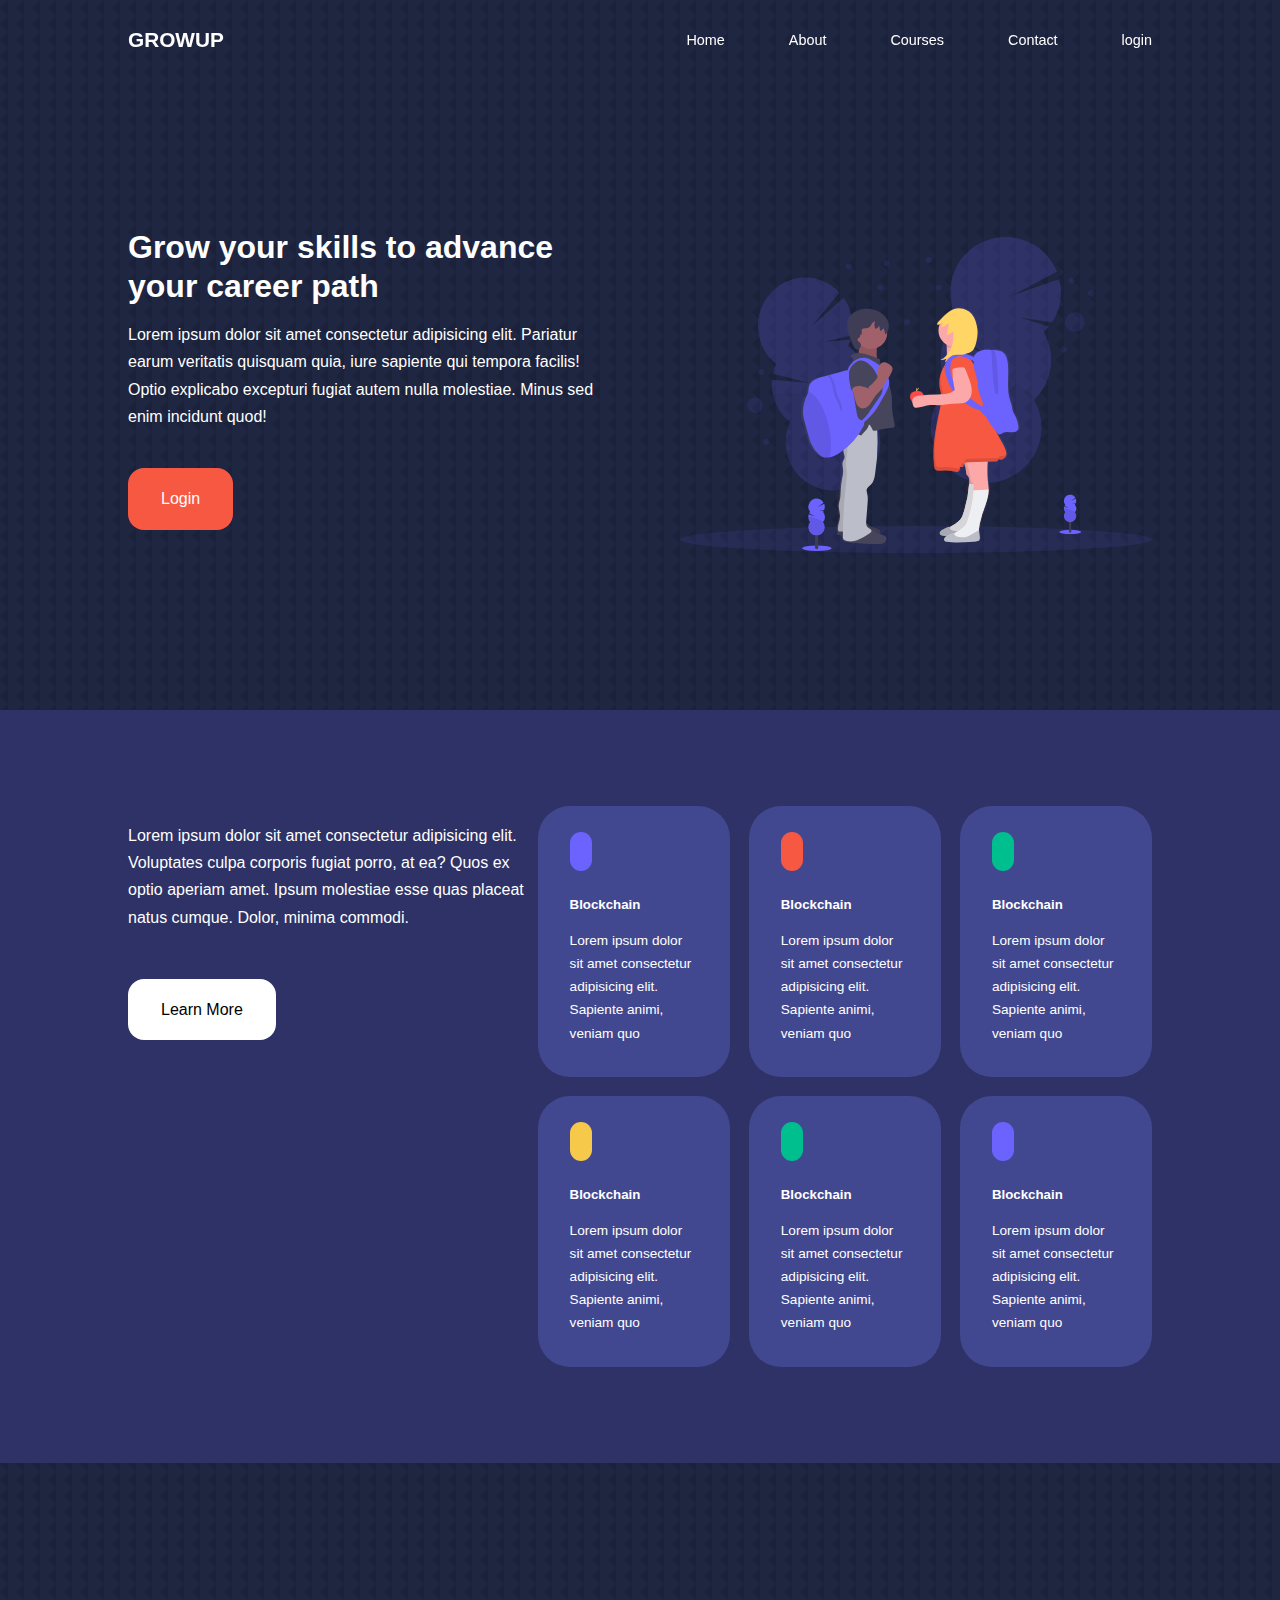
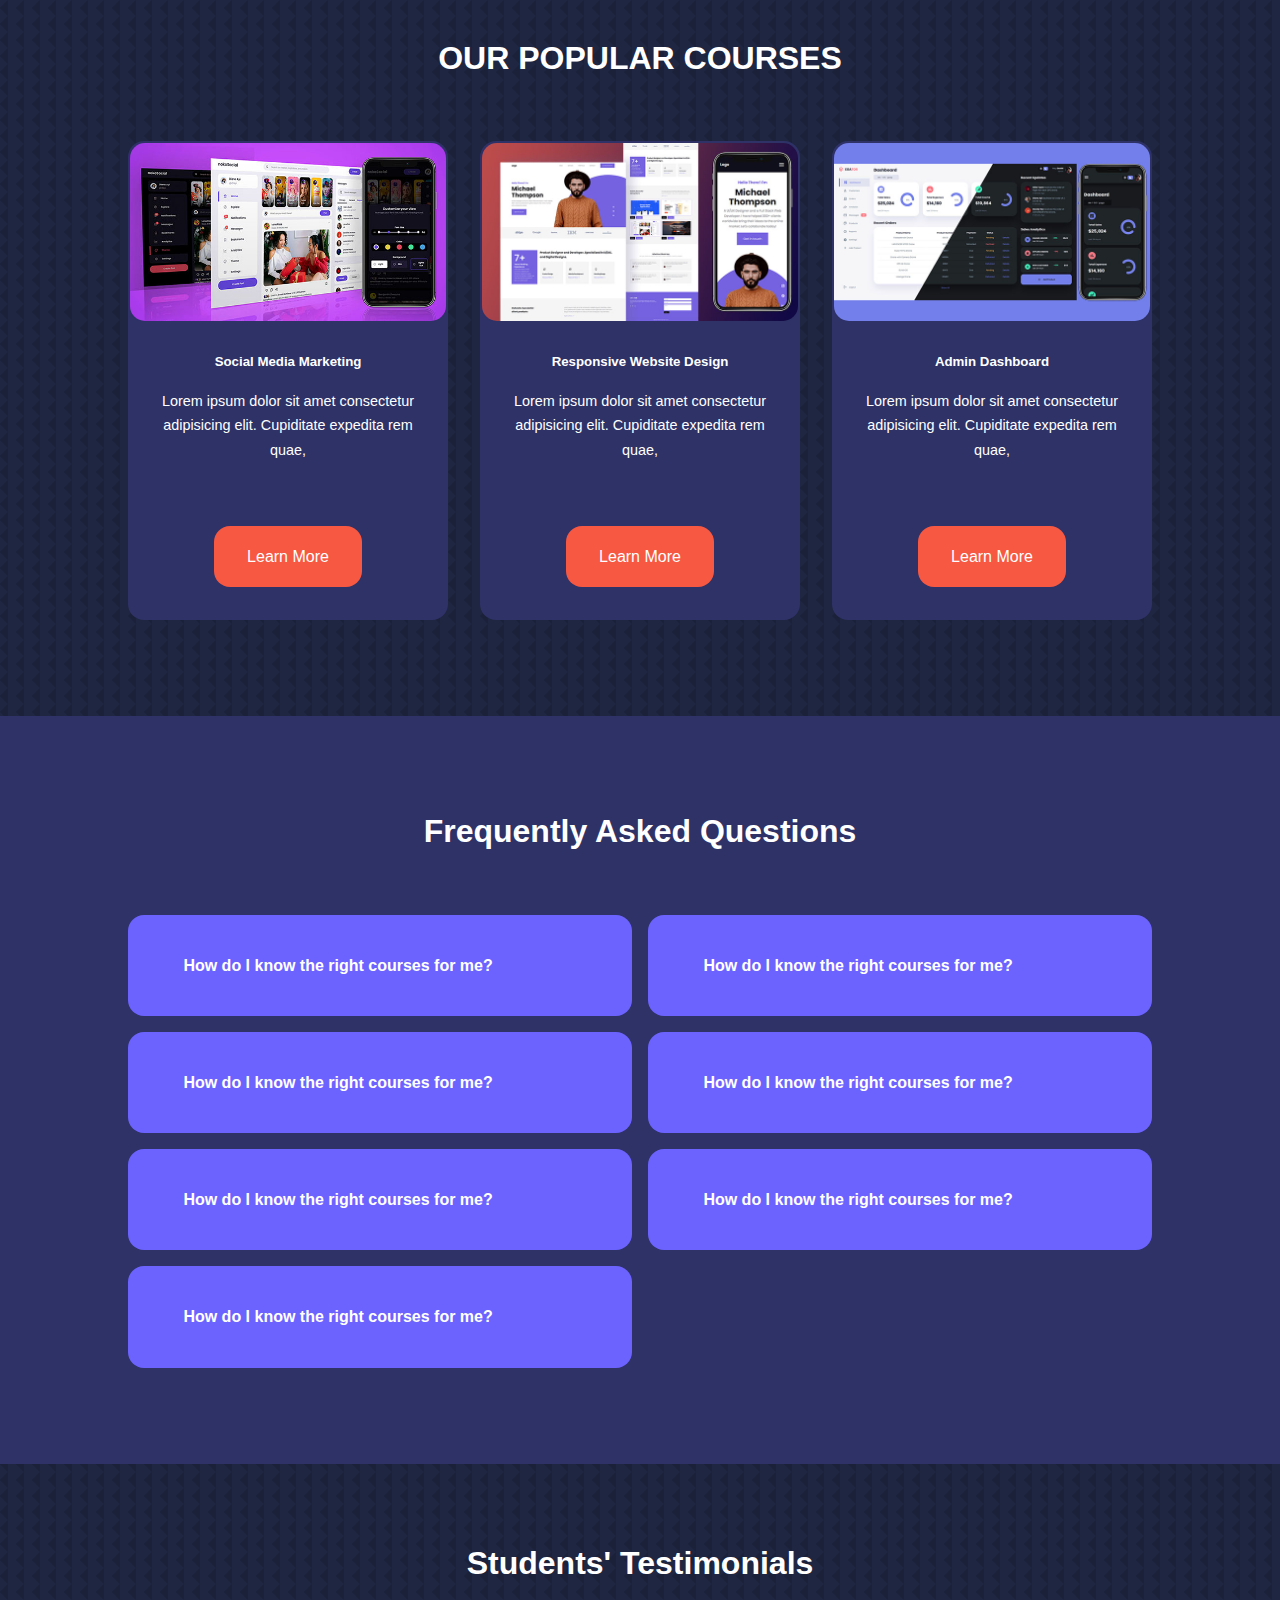
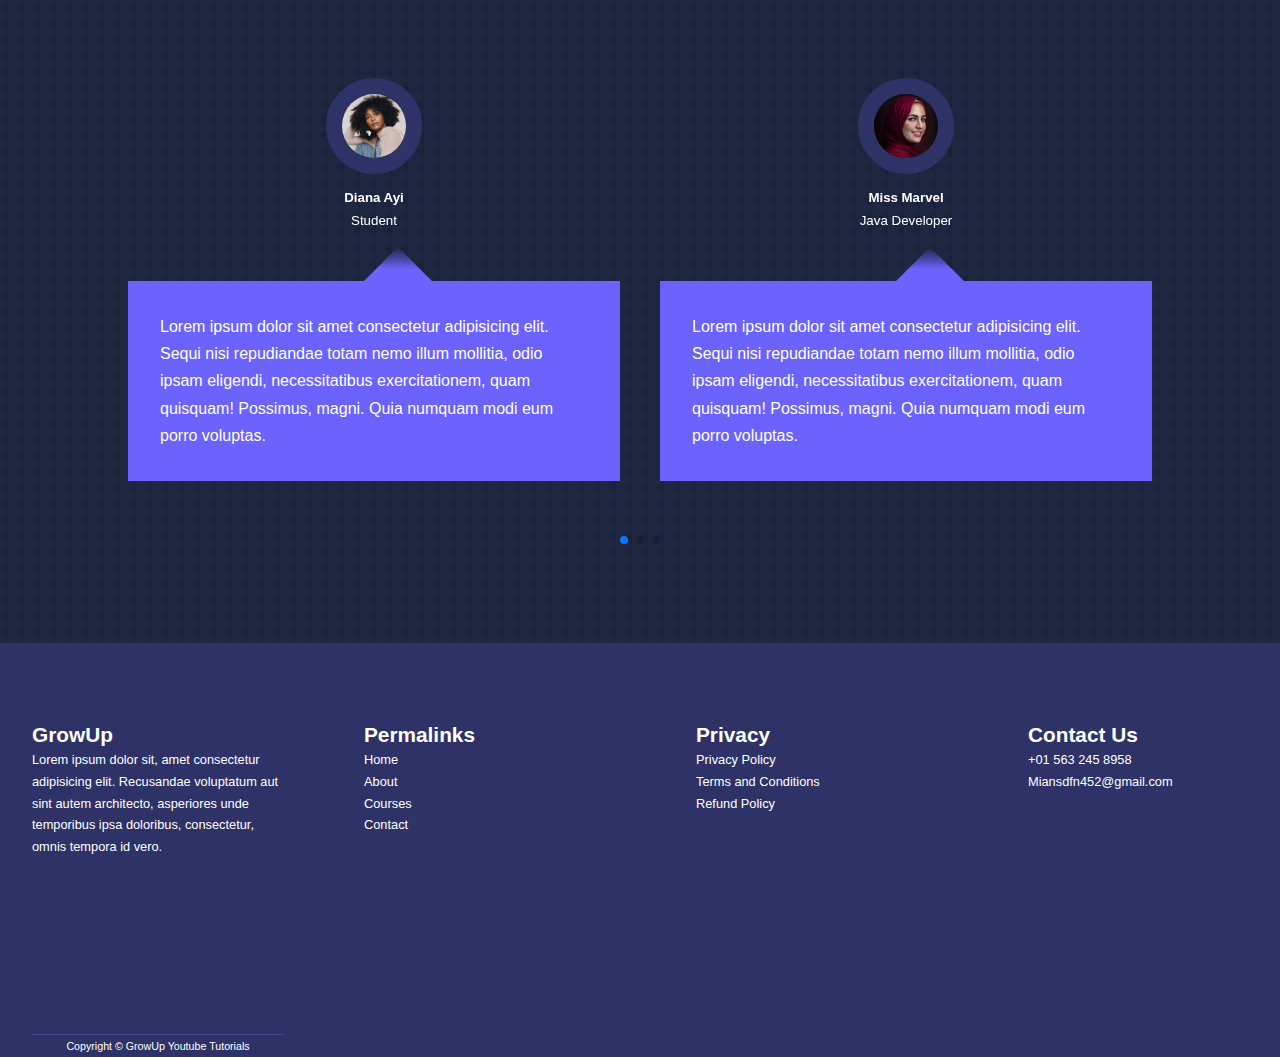
<file: index.html>
<!DOCTYPE html>
<html lang="en">

<head>
    <meta charset="UTF-8">
    <meta http-equiv="X-UA-Compatible" content="IE=edge">
    <meta name="viewport" content="width=device-width, initial-scale=1.0">
    <title>Responsive Multipage Education website Using HTML, CSS &JavaScript</title>

    <!--ICONSCOUT CDN -->

    <link rel="stylesheet" href="https://unicons.iconscout.com/release/v2.1.6/css/unicons.css">

    <!--GOOGLE FONTS (MONTSERRAT)-->
    <link rel="preconnect" href="http://fonts.googleapis.com">
    <link rel="preconnect" href="http://fonts.gstatic.com" crossorigin>
    <link href="http://fonts.googleapis..com/css2?family=Montserrat:wght@300;400;500;600;700;800;900&display=swap" rel="stylesheet">
    <link rel="stylesheet" href="./css/style.css">



    <!-- Swiper JS-->
    <link rel="stylesheet" href="https://unpkg.com/swiper@8/swiper-bundle.min.css" />


    <style>
        body {
            background-image: url("./image/bg-texture.png");
        }
    </style>


</head>

<body>


    <!-- =================================================== NAVBAR ==========================================================-->
    <nav>
        <div class="container nav_container">
            <a href="index.html">
                <h4>GROWUP</h4>
            </a>
            <ul class="nav_menu">
                <li><a href="index.html">Home</a></li>
                <li><a href="about.html">About</a></li>
                <li><a href="courses.html">Courses</a></li>
                <li><a href="contact.html">Contact</a></li>
                <li><a href="login.html">login</a></li>
            </ul>
            <button id="open-menu-btn"><i class="uil uil-bars"></i></button>
            <button id="close-menu-btn"><i class="uil uil-times"></i></button>
        </div>
    </nav>

    <!-- ====================================================== END OF NAVBAR ==================================================== -->


    <!-- ====================================================== HEADER ==================================================== -->
    <header>
        <div class="container header_container">
            <div class="header_left">
                <h1>Grow your skills to advance your career path</h1>

                <p>
                    Lorem ipsum dolor sit amet consectetur adipisicing elit. Pariatur earum veritatis quisquam quia, iure sapiente qui tempora facilis! Optio explicabo excepturi fugiat autem nulla molestiae. Minus sed enim incidunt quod!
                </p>
                <a href="login.html" class="btn btn-primary">Login</a>

            </div>

            <div class="header_right">
                <img src="./image/header.svg" alt="" class="src">
            </div>

        </div>
    </header>

    <!-- ====================================================== END OF HEADER ==================================================== -->


    <!-- ======================================================   CATEGORIES   ==================================================== -->

    <section class="categories">
        <div class="container categories_container">
            <div class="categories_left">
                <p>
                    Lorem ipsum dolor sit amet consectetur adipisicing elit. Voluptates culpa corporis fugiat porro, at ea? Quos ex optio aperiam amet. Ipsum molestiae esse quas placeat natus cumque. Dolor, minima commodi.
                </p>
                <a href="#" class="btn">Learn More</a>
            </div>
            <div class="categories_right">
                <article class="category">
                    <span class="category_icon"><i class="uil uil-bitcoin-circle"></i></span>
                    <h5>Blockchain</h5>
                    <p>Lorem ipsum dolor sit amet consectetur adipisicing elit. Sapiente animi, veniam quo</p>
                </article>

                <article class="category">
                    <span class="category_icon"><i class="uil uil-bitcoin-circle"></i></span>
                    <h5>Blockchain</h5>
                    <p>Lorem ipsum dolor sit amet consectetur adipisicing elit. Sapiente animi, veniam quo</p>
                </article>

                <article class="category">
                    <span class="category_icon"><i class="uil uil-bitcoin-circle"></i></span>
                    <h5>Blockchain</h5>
                    <p>Lorem ipsum dolor sit amet consectetur adipisicing elit. Sapiente animi, veniam quo</p>
                </article>

                <article class="category">
                    <span class="category_icon"><i class="uil uil-bitcoin-circle"></i></span>
                    <h5>Blockchain</h5>
                    <p>Lorem ipsum dolor sit amet consectetur adipisicing elit. Sapiente animi, veniam quo</p>
                </article>

                <article class="category">
                    <span class="category_icon"><i class="uil uil-bitcoin-circle"></i></span>
                    <h5>Blockchain</h5>
                    <p>Lorem ipsum dolor sit amet consectetur adipisicing elit. Sapiente animi, veniam quo</p>
                </article>

                <article class="category">
                    <span class="category_icon"><i class="uil uil-bitcoin"></i></span>
                    <h5>Blockchain</h5>
                    <p>Lorem ipsum dolor sit amet consectetur adipisicing elit. Sapiente animi, veniam quo</p>
                </article>


            </div>
        </div>
    </section>

    <!-- ====================================================== END OF CATEGORIES ==================================================== -->


    <!-- ====================================================== COURSES ==================================================== -->

    <section class="courses">
        <h2>OUR POPULAR COURSES</h2>
        <div class="container courses_container">
            <article class="course">
                <img src="./image/course1.jpg" alt="" class="course">
                <div class="course_info">
                    <h5>Social Media Marketing</h5>
                    <p>Lorem ipsum dolor sit amet consectetur adipisicing elit. Cupiditate expedita rem quae,</p>

                </div>
                <a href="courses.html" class="btn btn-primary">Learn More</a>


            </article>

            <article class="course">
                <img src="./image/course2.jpg" alt="" class="course">
                <div class="course_info">
                    <h5>Responsive Website Design</h5>
                    <p>Lorem ipsum dolor sit amet consectetur adipisicing elit. Cupiditate expedita rem quae,</p>

                </div>
                <a href="courses.html" class="btn btn-primary">Learn More</a>

            </article>

            <article class="course">
                <img src="./image/course3.jpg" alt="" class="course">
                <div class="course_info">
                    <h5>Admin Dashboard</h5>
                    <p>Lorem ipsum dolor sit amet consectetur adipisicing elit. Cupiditate expedita rem quae,</p>
                </div>
                <a href="courses.html" class="btn btn-primary">Learn More</a>

            </article>

        </div>

    </section>


    <!-- ====================================================== END OF COURSES ==================================================== -->


    <!-- ====================================================== FAQS ==================================================== -->
    <section class="faqs">
        <h2>Frequently Asked Questions</h2>
        <div class=" container faqs_container">
            <article class="faq">
                <div class="faq_icon"><i class="uil uil-plus"></i></div>
                <div class="question_answer">
                    <h4>How do I know the right courses for me?</h4>
                    <p>
                        Lorem ipsum dolor sit amet, consectetur adipisicing elit. Nihil aspernatur eaque mollitia aliquid harum est dolor doloremque, laboriosam minima, aperiam ab autem facere ipsam numquam voluptate nulla. Quo, officia consequatur!
                    </p>
                </div>
            </article>

            <article class="faq">
                <div class="faq_icon"><i class="uil uil-plus"></i></div>
                <div class="question_answer">
                    <h4>How do I know the right courses for me?</h4>
                    <p>
                        Lorem ipsum dolor sit amet, consectetur adipisicing elit. Nihil aspernatur eaque mollitia aliquid harum est dolor doloremque, laboriosam minima, aperiam ab autem facere ipsam numquam voluptate nulla. Quo, officia consequatur!
                    </p>
                </div>
            </article>

            <article class="faq">
                <div class="faq_icon"><i class="uil uil-plus"></i></div>
                <div class="question_answer">
                    <h4>How do I know the right courses for me?</h4>
                    <p>
                        Lorem ipsum dolor sit amet, consectetur adipisicing elit. Nihil aspernatur eaque mollitia aliquid harum est dolor doloremque, laboriosam minima, aperiam ab autem facere ipsam numquam voluptate nulla. Quo, officia consequatur!
                    </p>
                </div>
            </article>

            <article class="faq">
                <div class="faq_icon"><i class="uil uil-plus"></i></div>
                <div class="question_answer">
                    <h4>How do I know the right courses for me?</h4>
                    <p>
                        Lorem ipsum dolor sit amet, consectetur adipisicing elit. Nihil aspernatur eaque mollitia aliquid harum est dolor doloremque, laboriosam minima, aperiam ab autem facere ipsam numquam voluptate nulla. Quo, officia consequatur!
                    </p>
                </div>
            </article>

            <article class="faq">
                <div class="faq_icon"><i class="uil uil-plus"></i></div>
                <div class="question_answer">
                    <h4>How do I know the right courses for me?</h4>
                    <p>
                        Lorem ipsum dolor sit amet, consectetur adipisicing elit. Nihil aspernatur eaque mollitia aliquid harum est dolor doloremque, laboriosam minima, aperiam ab autem facere ipsam numquam voluptate nulla. Quo, officia consequatur!
                    </p>
                </div>
            </article>

            <article class="faq">
                <div class="faq_icon"><i class="uil uil-plus"></i></div>
                <div class="question_answer">
                    <h4>How do I know the right courses for me?</h4>
                    <p>
                        Lorem ipsum dolor sit amet, consectetur adipisicing elit. Nihil aspernatur eaque mollitia aliquid harum est dolor doloremque, laboriosam minima, aperiam ab autem facere ipsam numquam voluptate nulla. Quo, officia consequatur!
                    </p>
                </div>
            </article>

            <article class="faq">
                <div class="faq_icon"><i class="uil uil-plus"></i></div>
                <div class="question_answer">
                    <h4>How do I know the right courses for me?</h4>
                    <p>
                        Lorem ipsum dolor sit amet, consectetur adipisicing elit. Nihil aspernatur eaque mollitia aliquid harum est dolor doloremque, laboriosam minima, aperiam ab autem facere ipsam numquam voluptate nulla. Quo, officia consequatur!
                    </p>
                </div>
            </article>




        </div>
    </section>

    <!-- ====================================================== END OF FAQS ==================================================== -->


    <!-- ====================================================== STUDENTS TESTIMONIALS =====================t=============================== -->


    <section class="container testimonials_container swiper mySwiper">
        <h2>Students' Testimonials</h2>
        <div class="swiper-wrapper">
            <article class="testimonials swiper-slide">
                <div class="avatar">
                    <img src="./image/avatar1.jpg" alt="">
                </div>
                <div class="testimonials_info">
                    <h5>Diana Ayi</h5>
                    <small>Student</small>
                </div>
                <div class="testimonials_body">
                    <p>Lorem ipsum dolor sit amet consectetur adipisicing elit. Sequi nisi repudiandae totam nemo illum mollitia, odio ipsam eligendi, necessitatibus exercitationem, quam quisquam! Possimus, magni. Quia numquam modi eum porro voluptas.</p>
                </div>
            </article>
            <article class="testimonials swiper-slide">
                <div class="avatar">
                    <img src="./image/avatar4.jpg" alt="">
                </div>
                <div class="testimonials_info">
                    <h5>Miss Marvel</h5>
                    <small>Java Developer</small>
                </div>
                <div class="testimonials_body">
                    <p>Lorem ipsum dolor sit amet consectetur adipisicing elit. Sequi nisi repudiandae totam nemo illum mollitia, odio ipsam eligendi, necessitatibus exercitationem, quam quisquam! Possimus, magni. Quia numquam modi eum porro voluptas.</p>
                </div>
            </article>

            <article class="testimonials swiper-slide">
                <div class="avatar">
                    <img src="./image/avatar5.jpg" alt="">
                </div>
                <div class="testimonials_info">
                    <h5>Roohi chauhan</h5>
                    <small>Student</small>
                </div>
                <div class="testimonials_body">
                    <p>Lorem ipsum dolor sit amet consectetur adipisicing elit. Sequi nisi repudiandae totam nemo illum mollitia, odio ipsam eligendi, necessitatibus exercitationem, quam quisquam! Possimus, magni. Quia numquam modi eum porro voluptas.</p>
                </div>
            </article>



            <article class="testimonials swiper-slide">
                <div class="avatar">
                    <img src="./image/avatar2.jpg" alt="">
                </div>
                <div class="testimonials_info">
                    <h5>Tom Cruise</h5>
                    <small>Devloper</small>
                </div>
                <div class="testimonials_body">
                    <p>Lorem ipsum dolor sit amet consectetur adipisicing elit. Sequi nisi repudiandae totam nemo illum mollitia, odio ipsam eligendi, necessitatibus exercitationem, quam quisquam! Possimus, magni. Quia numquam modi eum porro voluptas.</p>
                </div>
            </article>

        </div>
        </br>
        </br>
        </br>
        <div class="swiper-pagination"></div>
    </section>





    <!-- ====================================================== END OF TESTIMONIALS ==================================================== -->


    <!-- ====================================================== FOOTER ==================================================== -->
    <footer class="footer">
        <div class="contianer footer_container">
            <div class="footer_1">
                <a href="index.html" class="footer_logo">
                    <h4>GrowUp</h4>
                </a>
                <p>Lorem ipsum dolor sit, amet consectetur adipisicing elit. Recusandae voluptatum aut sint autem architecto, asperiores unde temporibus ipsa doloribus, consectetur, omnis tempora id vero.</p>
            </div>

            <div class="footer_2">
                <h4>Permalinks</h4>
                <ul class="permalinks">
                    <li><a href="index.html">Home</a></li>
                    <li><a href="about.html">About</a></li>
                    <li><a href="courses.html">Courses</a></li>
                    <li><a href="contact.html">Contact</a></li>
                </ul>
            </div>

            <div class="footer_3">
                <h4>Privacy</h4>
                <ul class="privacy">
                    <li><a href="#">Privacy Policy</a></li>
                    <li><a href="#">Terms and Conditions</a></li>
                    <li><a href="#">Refund Policy</a></li>
                </ul>
            </div>

            <div class="footer_4">
                <h4>Contact Us</h4>
                <div>
                    <p>+01 563 245 8958</p>
                    <p>Miansdfn452@gmail.com</p>
                </div>
                <ul class="footer_socials">
                    <li>
                        <a href="#"><i class="uil uil-facebook-f"></i></a>
                    </li>
                    <li>
                        <a href="#"><i class="uil uil-instagram-alt"></i></a>
                    </li>
                    <li><a href="#"><i class="uil uil-twitter-alt"></i></a>
                    </li>
                    <li>
                        <a href="#"><i class="uil uil-linkedin-alt"></i></a>
                    </li>
                    </li>
                </ul>
            </div>

            <div class="footer_copyright">
                <small>Copyright &copy; GrowUp Youtube Tutorials</small> </div>
        </div>
    </footer>

    <!-- ====================================================== END OF FOOTER ==================================================== -->

    <script src="./main.js"></script>
    <script src="https://unpkg.com/swiper@8/swiper-bundle.min.js"></script>

    <script>
        var swiper = new Swiper(".mySwiper", {
            slidesPerView: 1,
            spaceBetween: 40,
            pagination: {
                el: ".swiper-pagination",
                clickable: true,
            },

            breakpoints: {
                600: {
                    slidesPerView: 2
                }
            }
        });
    </script>

</body>

</html>
</file>
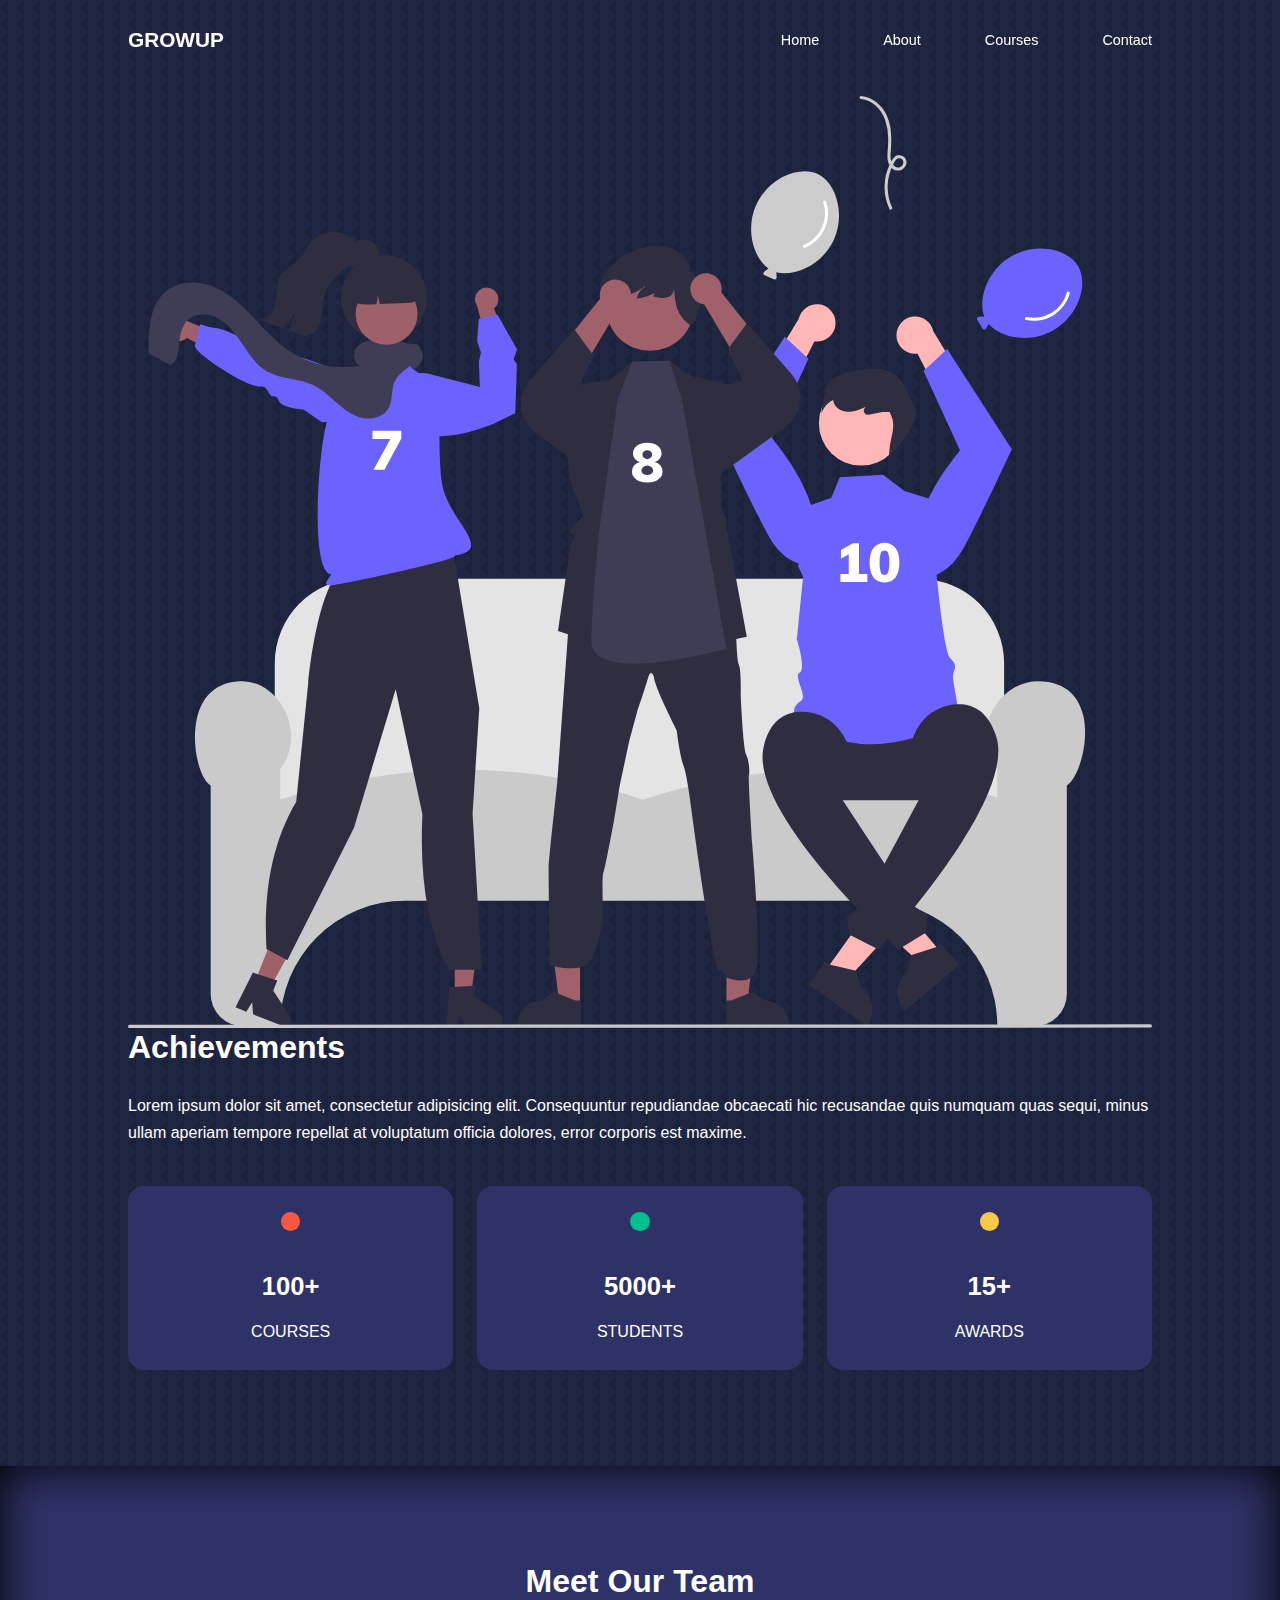
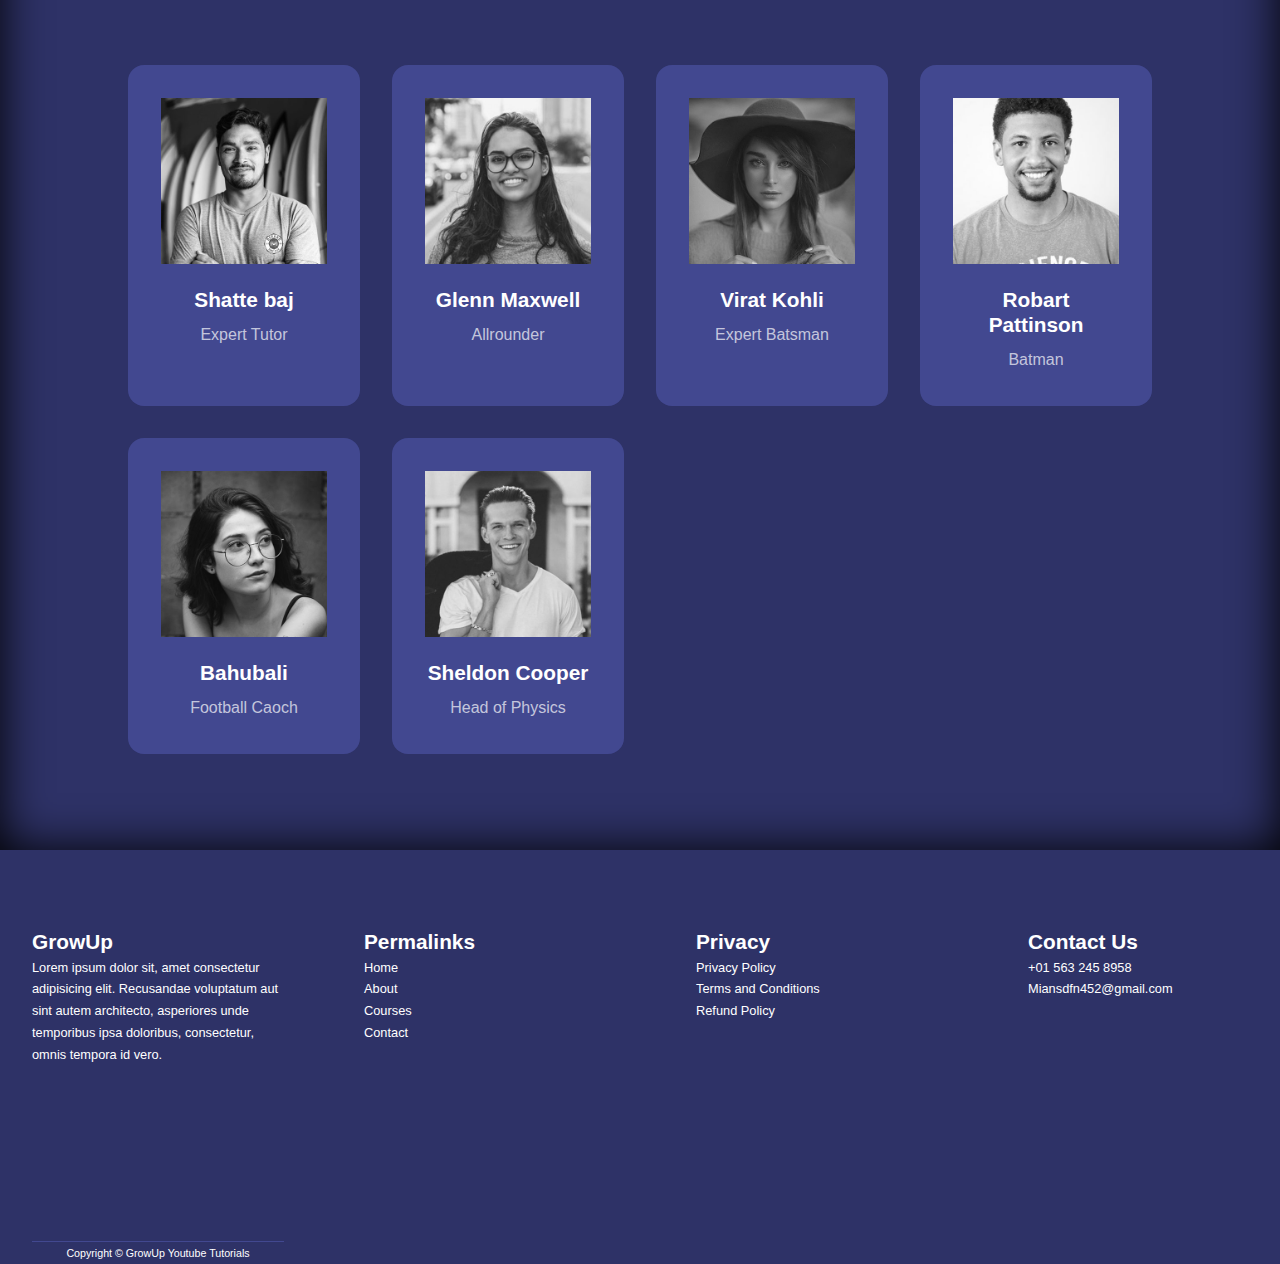
<file: about.html>
<!DOCTYPE html>
<html lang="en">

<head>
    <meta charset="UTF-8">
    <meta http-equiv="X-UA-Compatible" content="IE=edge">
    <meta name="viewport" content="width=device-width, initial-scale=1.0">
    <title>Responsive Multipage Education website Using HTML, CSS &JavaScript</title>

    <!--ICONSCOUT CDN -->

    <link rel="stylesheet" href="https://unicons.iconscout.com/release/v2.1.6/css/unicons.css">

    <!--GOOGLE FONTS (MONTSERRAT)-->
    <link rel="preconnect" href="http://fonts.googleapis.com">
    <link rel="preconnect" href="http://fonts.gstatic.com" crossorigin>
    <link href="http://fonts.googleapis..com/css2?family=Montserrat:wght@300;400;500;600;700;800;900&display=swap" rel="stylesheet">


    <link rel="stylesheet" href="./css/style.css">
    <link rel="stylesheet" href="./css/about.css">



    <!-- Swiper JS-->
    <link rel="stylesheet" href="https://unpkg.com/swiper@8/swiper-bundle.min.css" />

    <style>
        body {
            background-image: url("./image/bg-texture.png");
        }
    </style>
</head>

<body>

    <!-- =================================================== NAVBAR ==========================================================-->
    <nav>
        <div class="container nav_container">
            <a href="index.html">
                <h4>GROWUP</h4>
            </a>
            <ul class="nav_menu">
                <li><a href="index.html">Home</a></li>
                <li><a href="about.html">About</a></li>
                <li><a href="courses.html">Courses</a></li>
                <li><a href="contact.html">Contact</a></li>
            </ul>
            <button id="open-menu-btn"><i class="uil uil-bars"></i></button>
            <button id="close-menu-btn"><i class="uil uil-times"></i></button>
        </div>
    </nav>

    <!-- ====================================================== END OF NAVBAR ==================================================== -->

    <!-- ====================================================== ACHIEVEMENTS ==================================================== -->


    <section class="about_container">
        <div class="container about_achievements-container">
            <div class="about_achievements-left">
                <img src="./image/about achievements.svg">
            </div>
            <div class="about_achievements-right">
                <h1>Achievements</h1>
                <p>Lorem ipsum dolor sit amet, consectetur adipisicing elit. Consequuntur repudiandae obcaecati hic recusandae quis numquam quas sequi, minus ullam aperiam tempore repellat at voluptatum officia dolores, error corporis est maxime.</p>
                <div class="achievements_card">
                    <article class="achievement_card">
                        <span class="achievement_icon">
                        <i class="uil uil-video"></i>
                    </span>
                        <h3>
                            100+
                        </h3>
                        <p>COURSES</p>
                    </article>
                    <article class="achievement_card">
                        <span class="achievement_icon">
                            <i class="uil uil-user"></i>
                    </span>
                        <h3>
                            5000+
                        </h3>
                        <p>STUDENTS</p>
                    </article>

                    <article class="achievement_card">
                        <span class="achievement_icon">
                            <i class="uil uil-award"></i>
                    </span>
                        <h3>
                            15+
                        </h3>
                        <p>AWARDS</p>
                    </article>
                </div>
            </div>
        </div>
    </section>

    <!-- ====================================================== END OF ACHIEVEMENTS ==================================================== -->

    <!-- ====================================================== TEAM ==================================================== -->

    <section class="team">
        <h2>Meet Our Team</h2>
        <div class="container team_container">
            <article class="team_member">
                <div class="team_member-image">
                    <img src="./image/tm1.jpg">
                </div>
                <div class="team_member-info">
                    <h4>Shatte baj</h4>
                    <p>Expert Tutor</p>
                </div>
                <div class="team_member-socials">
                    <a href="https://instagram.com"><i class="uil uil-instagram-alt"></i></a>
                    <a href="https://twitter.com"><i class="uil uil-twitter"></i></a>
                    <a href="https://facebook.com"><i class="uil uil-facebook-f"></i></a>
                </div>
            </article>

            <article class="team_member">
                <div class="team_member-image">
                    <img src="./image/tm2.jpg">
                </div>
                <div class="team_member-info">
                    <h4>Glenn Maxwell</h4>
                    <p>Allrounder</p>
                </div>
                <div class="team_member-socials">
                    <a href="https://instagram.com"><i class="uil uil-instagram-alt"></i></a>
                    <a href="https://twitter.com"><i class="uil uil-twitter"></i></a>
                    <a href="https://facebook.com"><i class="uil uil-facebook-f"></i></a>
                </div>
            </article>

            <article class="team_member">
                <div class="team_member-image">
                    <img src="./image/tm3.jpg">
                </div>
                <div class="team_member-info">
                    <h4>Virat Kohli</h4>
                    <p>Expert Batsman</p>
                </div>
                <div class="team_member-socials">
                    <a href="https://instagram.com"><i class="uil uil-instagram-alt"></i></a>
                    <a href="https://twitter.com"><i class="uil uil-twitter"></i></a>
                    <a href="https://facebook.com"><i class="uil uil-facebook-f"></i></a>
                </div>
            </article>

            <article class="team_member">
                <div class="team_member-image">
                    <img src="./image/tm4.jpg">
                </div>
                <div class="team_member-info">
                    <h4>Robart Pattinson</h4>
                    <p>Batman</p>
                </div>
                <div class="team_member-socials">
                    <a href="https://instagram.com"><i class="uil uil-instagram-alt"></i></a>
                    <a href="https://twitter.com"><i class="uil uil-twitter"></i></a>
                    <a href="https://facebook.com"><i class="uil uil-facebook-f"></i></a>
                </div>
            </article>

            <article class="team_member">
                <div class="team_member-image">
                    <img src="./image/tm5.jpg">
                </div>
                <div class="team_member-info">
                    <h4>Bahubali</h4>
                    <p>Football Caoch</p>
                </div>
                <div class="team_member-socials">
                    <a href="https://instagram.com"><i class="uil uil-instagram-alt"></i></a>
                    <a href="https://twitter.com"><i class="uil uil-twitter"></i></a>
                    <a href="https://facebook.com"><i class="uil uil-facebook-f"></i></a>
                </div>
            </article>

            <article class="team_member">
                <div class="team_member-image">
                    <img src="./image/tm6.jpg">
                </div>
                <div class="team_member-info">
                    <h4>Sheldon Cooper</h4>
                    <p>Head of Physics</p>
                </div>
                <div class="team_member-socials">
                    <a href="https://instagram.com"><i class="uil uil-instagram-alt"></i></a>
                    <a href="https://twitter.com"><i class="uil uil-twitter"></i></a>
                    <a href="https://facebook.com"><i class="uil uil-facebook-f"></i></a>
                </div>
            </article>
        </div>
    </section>

    <!-- ====================================================== END OF TEAM ==================================================== -->
    <!-- ====================================================== FOOTER ==================================================== -->
    <footer class=" footer ">
        <div class="contianer footer_container ">
            <div class="footer_1 ">
                <a href="index.html " class="footer_logo ">
                    <h4>GrowUp</h4>
                </a>
                <p>Lorem ipsum dolor sit, amet consectetur adipisicing elit. Recusandae voluptatum aut sint autem architecto, asperiores unde temporibus ipsa doloribus, consectetur, omnis tempora id vero.</p>
            </div>

            <div class="footer_2 ">
                <h4>Permalinks</h4>
                <ul class="permalinks ">
                    <li><a href="index.html ">Home</a></li>
                    <li><a href="about.html ">About</a></li>
                    <li><a href="courses.html ">Courses</a></li>
                    <li><a href="contact.html ">Contact</a></li>
                </ul>
            </div>

            <div class="footer_3 ">
                <h4>Privacy</h4>
                <ul class="privacy ">
                    <li><a href="# ">Privacy Policy</a></li>
                    <li><a href="# ">Terms and Conditions</a></li>
                    <li><a href="# ">Refund Policy</a></li>
                </ul>
            </div>

            <div class="footer_4 ">
                <h4>Contact Us</h4>
                <div>
                    <p>+01 563 245 8958</p>
                    <p>Miansdfn452@gmail.com</p>
                </div>
                <ul class="footer_socials ">
                    <li>
                        <a href="# "><i class="uil uil-facebook-f "></i></a>
                    </li>
                    <li>
                        <a href="# "><i class="uil uil-instagram-alt "></i></a>
                    </li>
                    <li><a href="# "><i class="uil uil-twitter-alt "></i></a>
                    </li>
                    <li>
                        <a href="# "><i class="uil uil-linkedin-alt "></i></a>
                    </li>
                    </li>
                </ul>
            </div>

            <div class="footer_copyright ">
                <small>Copyright &copy; GrowUp Youtube Tutorials</small> </div>
        </div>
    </footer>

    <!-- ====================================================== END OF FOOTER ==================================================== -->

    <script src="./main.js "></script>


</body>

</html>
</file>
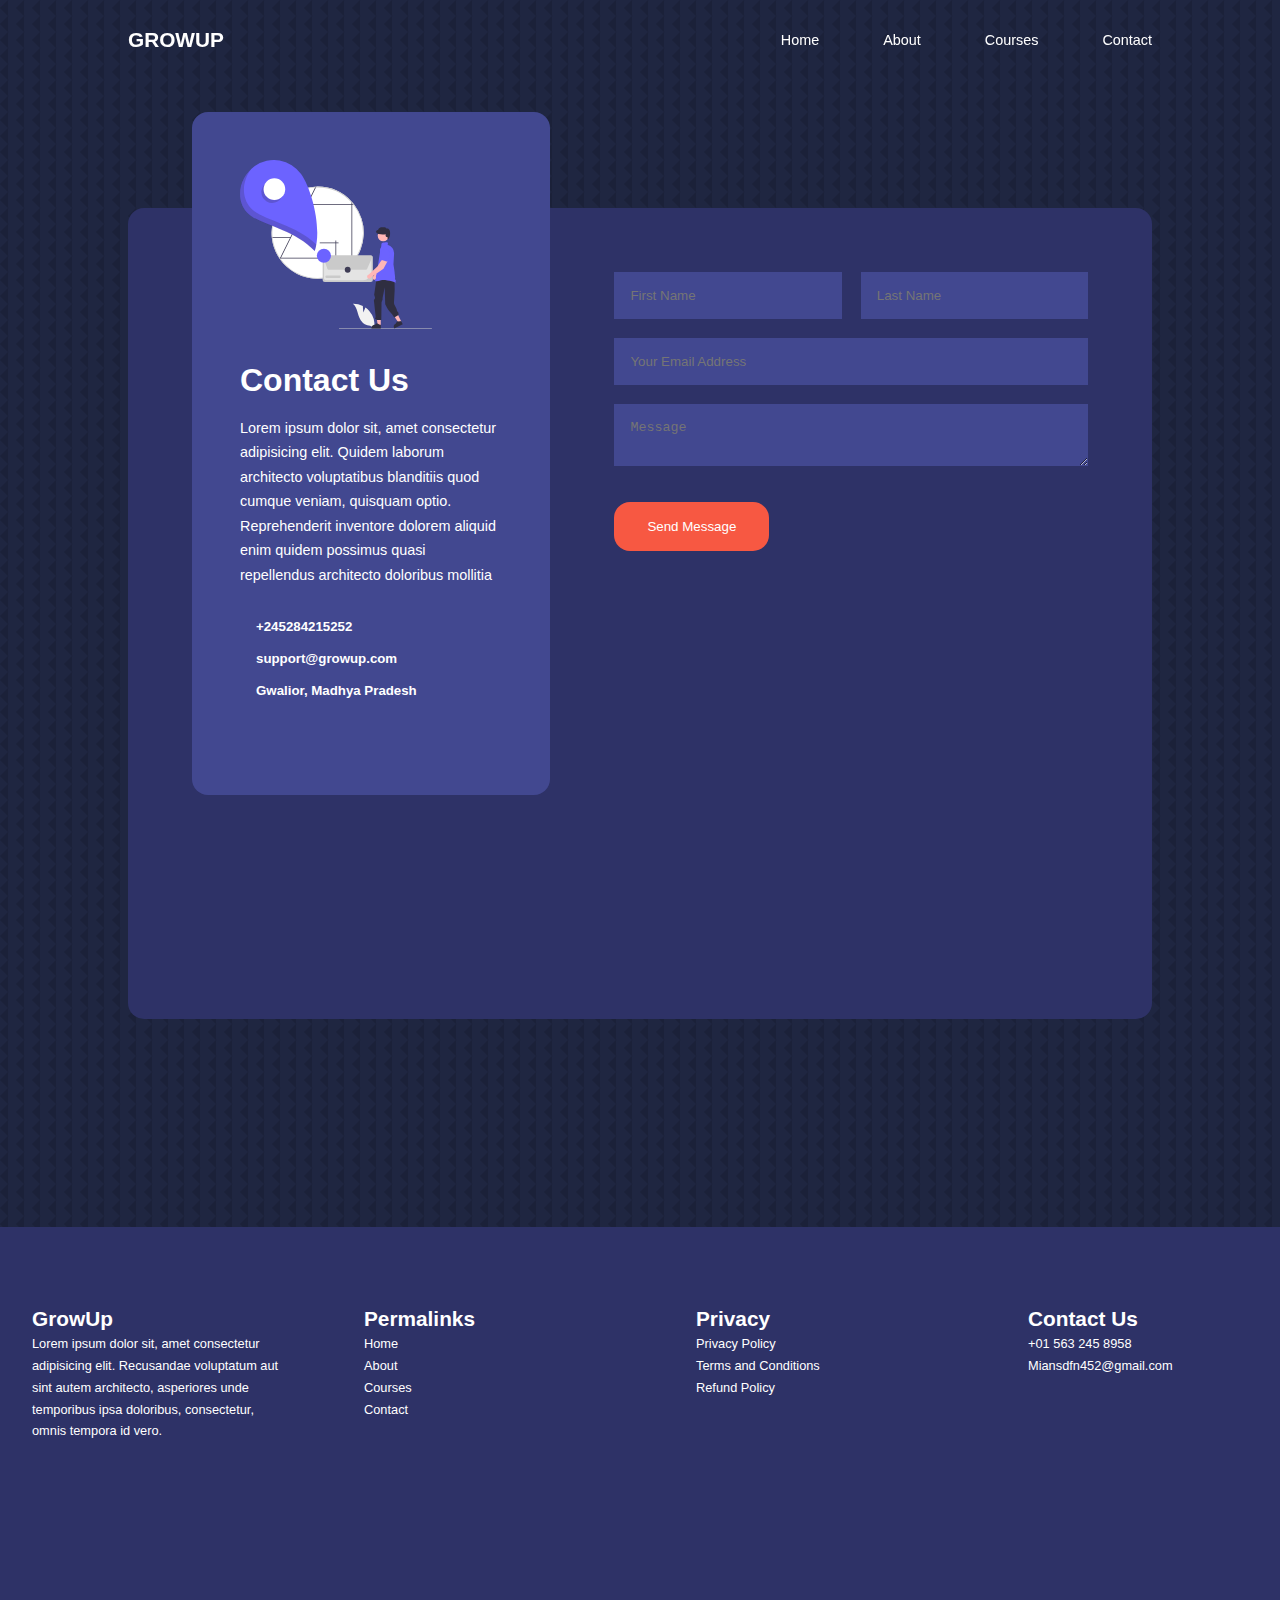
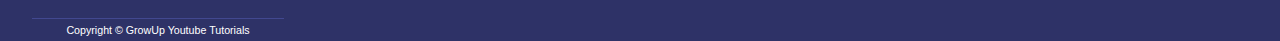
<file: contact.html>
<!DOCTYPE html>
<html lang="en">

<head>
    <meta charset="UTF-8">
    <meta http-equiv="X-UA-Compatible" content="IE=edge">
    <meta name="viewport" content="width=device-width, initial-scale=1.0">
    <title>Responsive Multipage Education website Using HTML, CSS &JavaScript</title>

    <!--ICONSCOUT CDN -->

    <link rel="stylesheet" href="https://unicons.iconscout.com/release/v2.1.6/css/unicons.css">

    <!--GOOGLE FONTS (MONTSERRAT)-->
    <link rel="preconnect" href="http://fonts.googleapis.com">
    <link rel="preconnect" href="http://fonts.gstatic.com" crossorigin>
    <link href="http://fonts.googleapis..com/css2?family=Montserrat:wght@300;400;500;600;700;800;900&display=swap" rel="stylesheet">


    <link rel="stylesheet" href="./css/style.css">
    <link rel="stylesheet" href="./css/contact.css">




    <!-- Swiper JS-->
    <link rel="stylesheet" href="https://unpkg.com/swiper@8/swiper-bundle.min.css" />
    <style>
        .courses {
            margin-top: 1rem;
        }
    </style>

    <style>
        body {
            background-image: url("./image/bg-texture.png");
        }
    </style>

</head>

<body>


    <!-- =================================================== NAVBAR ==========================================================-->
    <nav>
        <div class="container nav_container">
            <a href="index.html">
                <h4>GROWUP</h4>
            </a>
            <ul class="nav_menu">
                <li><a href="index.html">Home</a></li>
                <li><a href="about.html">About</a></li>
                <li><a href="courses.html">Courses</a></li>
                <li><a href="contact.html">Contact</a></li>
            </ul>
            <button id="open-menu-btn"><i class="uil uil-bars"></i></button>
            <button id="close-menu-btn"><i class="uil uil-times"></i></button>
        </div>
    </nav>

    <!-- ====================================================== END OF NAVBAR ==================================================== -->




    <section class="contact">
        <div class="container contact_container">
            <aside class="contact_aside">
                <div class="aside_image">
                    <img src="./image/contact.svg" alt="">
                </div>
                <h2>Contact Us</h2>
                <p>
                    Lorem ipsum dolor sit, amet consectetur adipisicing elit. Quidem laborum architecto voluptatibus blanditiis quod cumque veniam, quisquam optio. Reprehenderit inventore dolorem aliquid enim quidem possimus quasi repellendus architecto doloribus mollitia

                </p>

                <ul class="contact_details">
                    <li>
                        <i class="uil uil-phone-times"></i>
                        <h5>+245284215252</h5>
                    </li>
                    <li>
                        <i class="uil uil-envelope"></i>
                        <h5>support@growup.com</h5>
                    </li>
                    <li>
                        <i class="uil uil-location-point"></i>
                        <h5>Gwalior, Madhya Pradesh</h5>
                    </li>
                </ul>
                <ul class="contact_socials ">
                    <li>
                        <a href="# "><i class="uil uil-facebook-f "></i></a>
                    </li>
                    <li>
                        <a href="# "><i class="uil uil-instagram-alt "></i></a>
                    </li>
                    <li><a href="# "><i class="uil uil-twitter-alt "></i></a>
                    </li>
                    <li>
                        <a href="# "><i class="uil uil-linkedin-alt "></i></a>
                    </li>
                    </li>
                </ul>
            </aside>


            <form action="https://formspree.io/f/xqknddoj" method="post" class="contact_form">
                <div class="form_name">
                    <input type="text" name="First Name" placeholder="First Name" required>
                    <input type="text" name="Last Name" placeholder="Last Name" required>

                </div>
                <input type="email" name="Email Address" placeholder="Your Email Address" required>
                <textarea name="Message" row="7" placeholder="Message" required></textarea>
                <button class="btn btn-primary" type="submit">Send Message</button>
            </form>



        </div>
    </section>




    <!-- ====================================================== FOOTER ==================================================== -->
    <footer class=" footer ">
        <div class="contianer footer_container ">
            <div class="footer_1 ">
                <a href="index.html " class="footer_logo ">
                    <h4>GrowUp</h4>
                </a>
                <p>Lorem ipsum dolor sit, amet consectetur adipisicing elit. Recusandae voluptatum aut sint autem architecto, asperiores unde temporibus ipsa doloribus, consectetur, omnis tempora id vero.</p>
            </div>

            <div class="footer_2 ">
                <h4>Permalinks</h4>
                <ul class="permalinks ">
                    <li><a href="index.html ">Home</a></li>
                    <li><a href="about.html ">About</a></li>
                    <li><a href="courses.html ">Courses</a></li>
                    <li><a href="contact.html ">Contact</a></li>
                </ul>
            </div>

            <div class="footer_3 ">
                <h4>Privacy</h4>
                <ul class="privacy ">
                    <li><a href="# ">Privacy Policy</a></li>
                    <li><a href="# ">Terms and Conditions</a></li>
                    <li><a href="# ">Refund Policy</a></li>
                </ul>
            </div>

            <div class="footer_4 ">
                <h4>Contact Us</h4>
                <div>
                    <p>+01 563 245 8958</p>
                    <p>Miansdfn452@gmail.com</p>
                </div>
                <ul class="footer_socials ">
                    <li>
                        <a href="# "><i class="uil uil-facebook-f "></i></a>
                    </li>
                    <li>
                        <a href="# "><i class="uil uil-instagram-alt "></i></a>
                    </li>
                    <li><a href="# "><i class="uil uil-twitter-alt "></i></a>
                    </li>
                    <li>
                        <a href="# "><i class="uil uil-linkedin-alt "></i></a>
                    </li>
                    </li>
                </ul>
            </div>

            <div class="footer_copyright ">
                <small>Copyright &copy; GrowUp Youtube Tutorials</small> </div>
        </div>
    </footer>

    <!-- ====================================================== END OF FOOTER ==================================================== -->

    <script src="./main.js "></script>


</body>

</html>
</file>
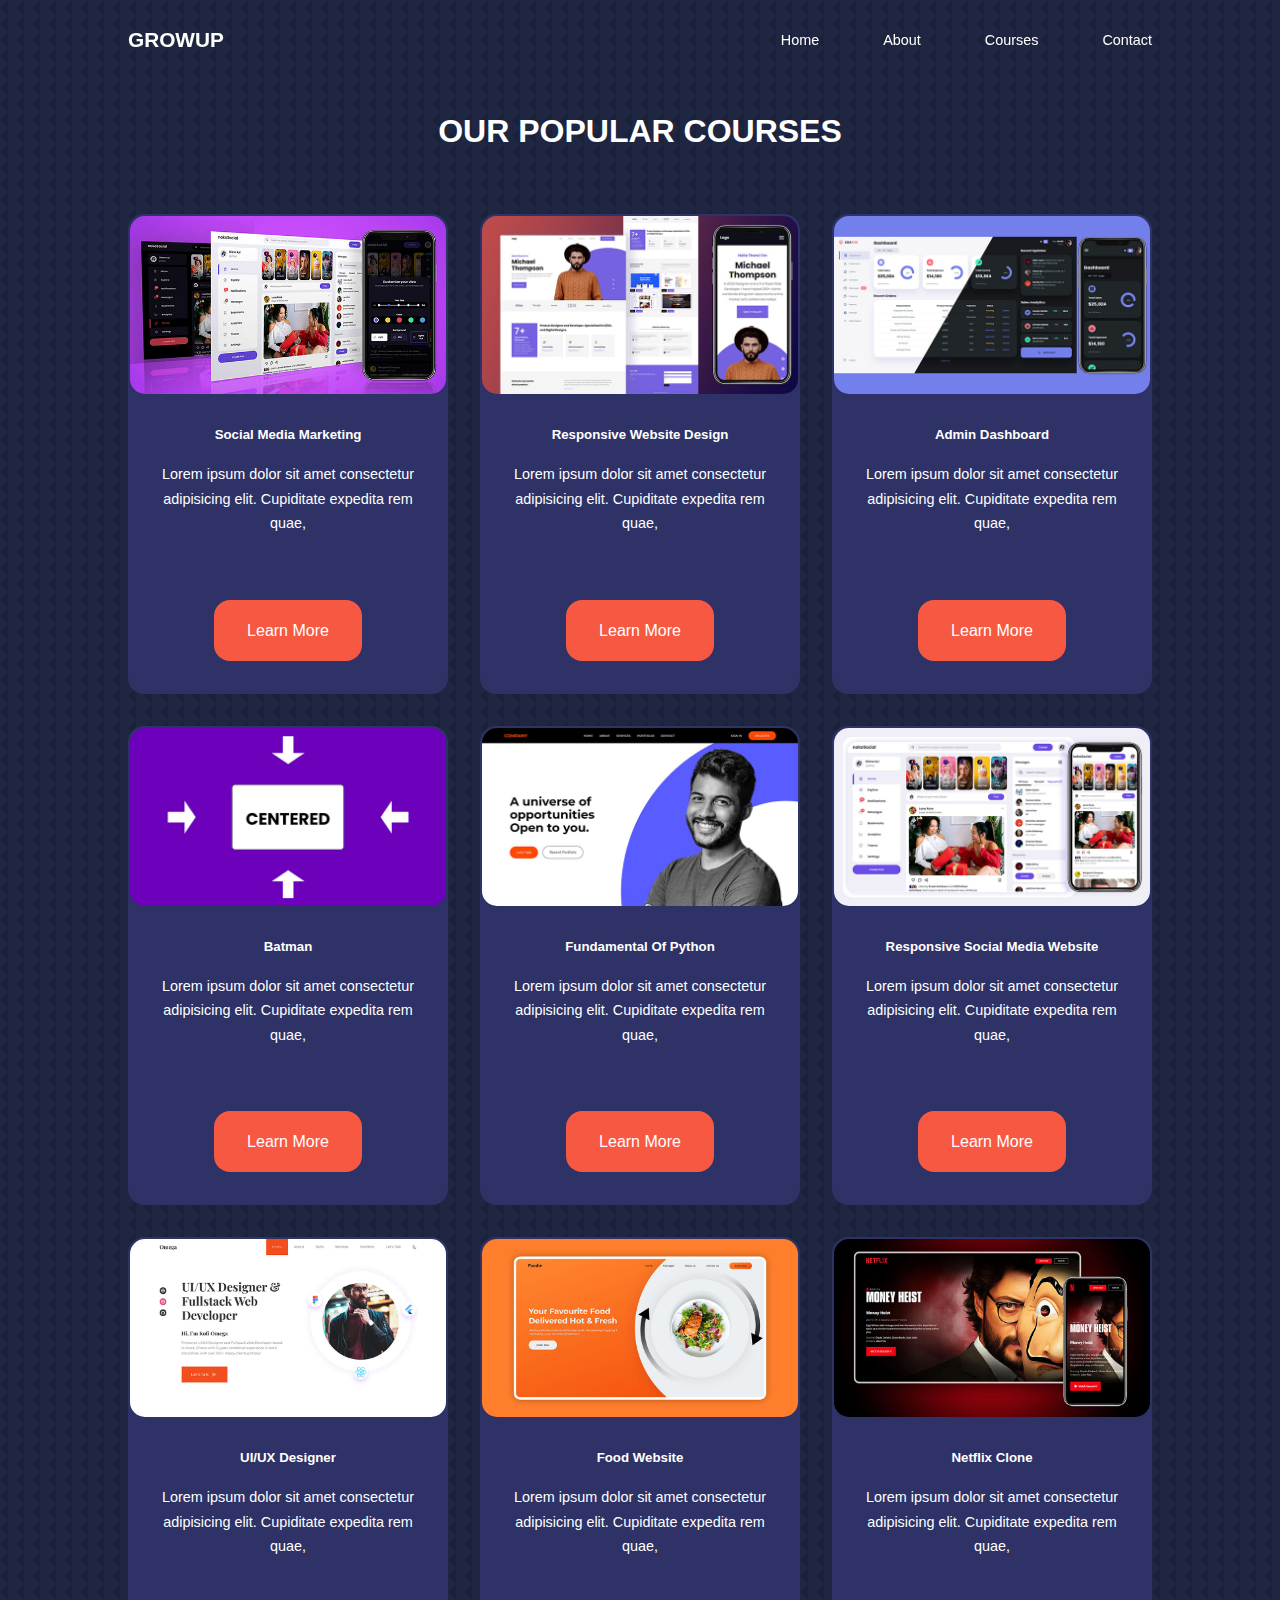
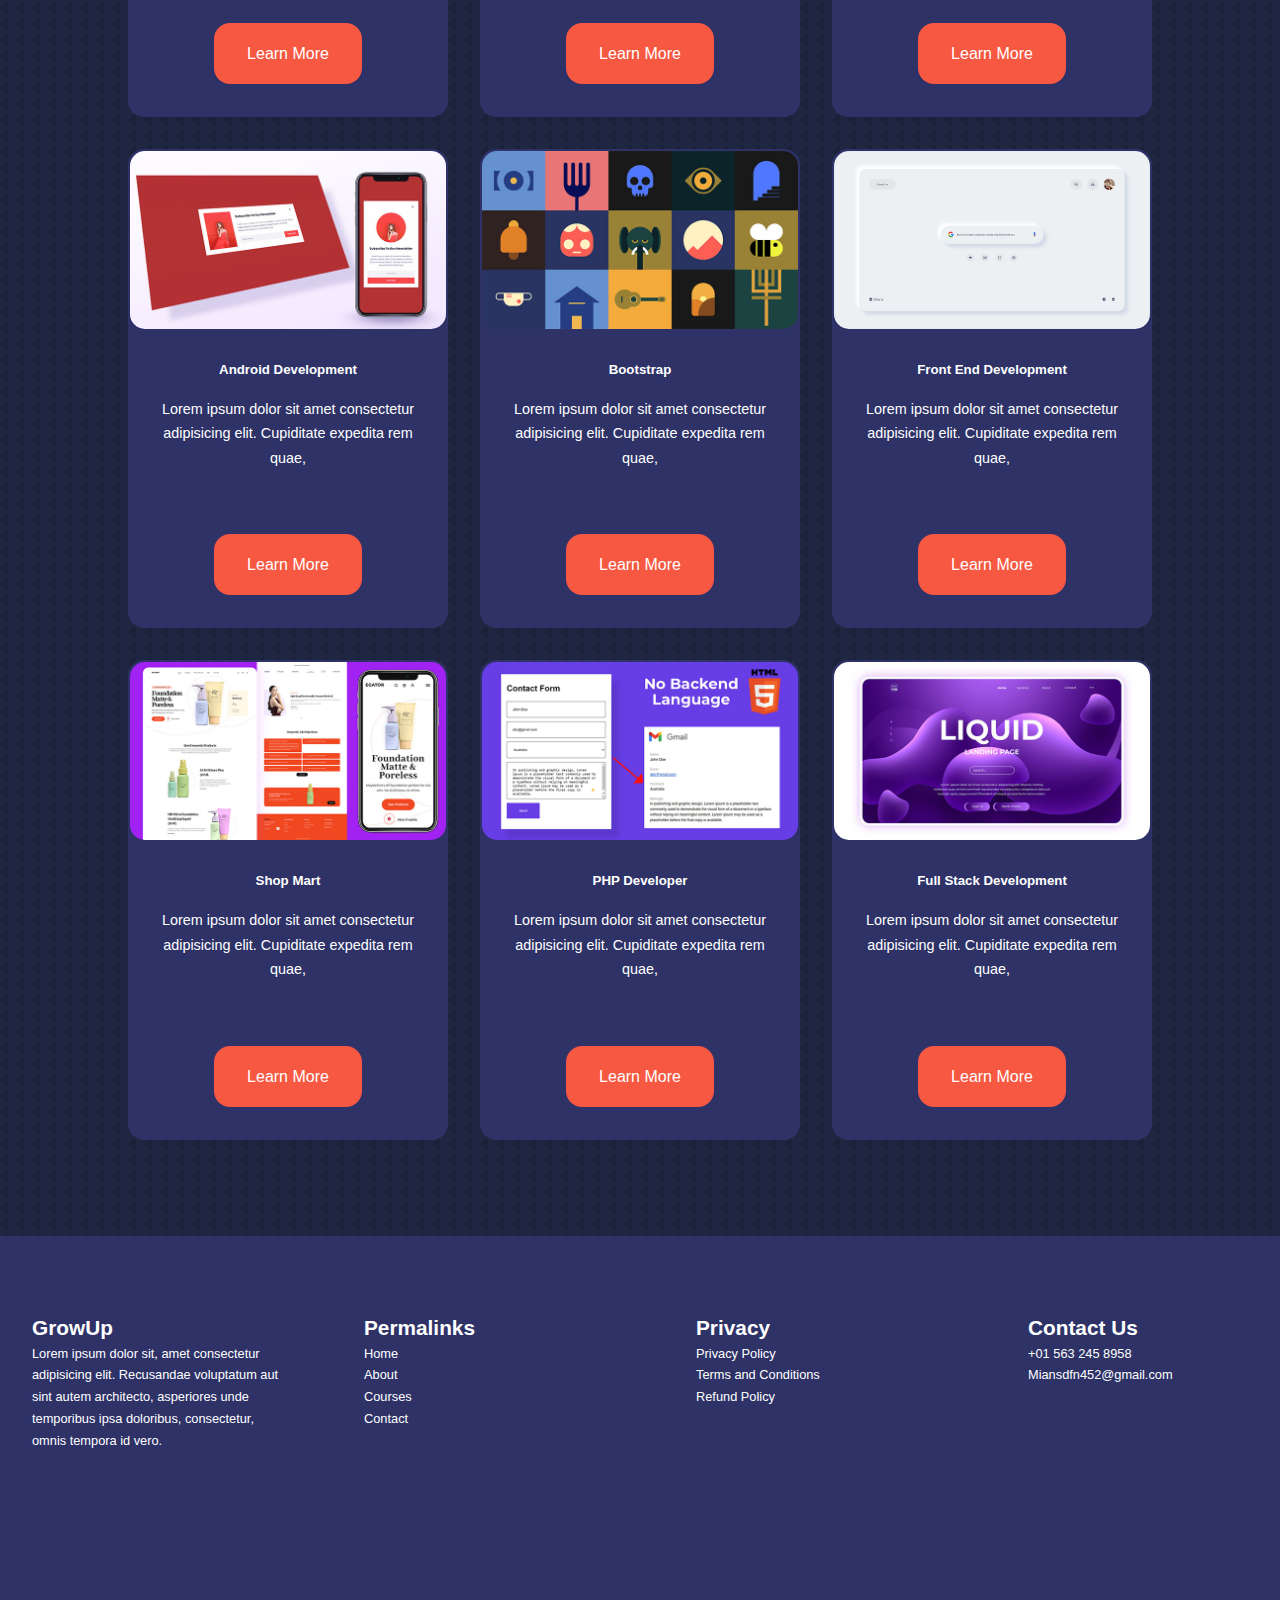
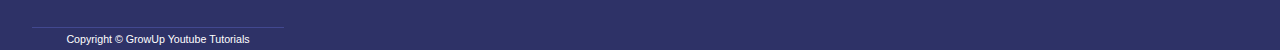
<file: courses.html>
<!DOCTYPE html>
<html lang="en">

<head>
    <meta charset="UTF-8">
    <meta http-equiv="X-UA-Compatible" content="IE=edge">
    <meta name="viewport" content="width=device-width, initial-scale=1.0">
    <title>Responsive Multipage Education website Using HTML, CSS &JavaScript</title>

    <!--ICONSCOUT CDN -->

    <link rel="stylesheet" href="https://unicons.iconscout.com/release/v2.1.6/css/unicons.css">

    <!--GOOGLE FONTS (MONTSERRAT)-->
    <link rel="preconnect" href="http://fonts.googleapis.com">
    <link rel="preconnect" href="http://fonts.gstatic.com" crossorigin>
    <link href="http://fonts.googleapis..com/css2?family=Montserrat:wght@300;400;500;600;700;800;900&display=swap" rel="stylesheet">


    <link rel="stylesheet" href="./css/style.css">




    <!-- Swiper JS-->
    <link rel="stylesheet" href="https://unpkg.com/swiper@8/swiper-bundle.min.css" />
    <style>
        .courses {
            margin-top: 1rem;
        }
    </style>
    <style>
        body {
            background-image: url("./image/bg-texture.png");
        }
    </style>

</head>

<body>


    <!-- =================================================== NAVBAR ==========================================================-->
    <nav>
        <div class="container nav_container">
            <a href="index.html">
                <h4>GROWUP</h4>
            </a>
            <ul class="nav_menu">
                <li><a href="index.html">Home</a></li>
                <li><a href="about.html">About</a></li>
                <li><a href="courses.html">Courses</a></li>
                <li><a href="contact.html">Contact</a></li>
            </ul>
            <button id="open-menu-btn"><i class="uil uil-bars"></i></button>
            <button id="close-menu-btn"><i class="uil uil-times"></i></button>
        </div>
    </nav>

    <!-- ====================================================== END OF NAVBAR ==================================================== -->


    <!-- ====================================================== COURSES ==================================================== -->

    <section class="courses">
        <h2>OUR POPULAR COURSES</h2>
        <div class="container courses_container">
            <article class="course">
                <img src="./image/course1.jpg" alt="" class="course">
                <div class="course_info">
                    <h5>Social Media Marketing</h5>
                    <p>Lorem ipsum dolor sit amet consectetur adipisicing elit. Cupiditate expedita rem quae,</p>

                </div>
                <a href="courses.html" class="btn btn-primary">Learn More</a>


            </article>

            <article class="course">
                <img src="./image/course2.jpg" alt="" class="course">
                <div class="course_info">
                    <h5>Responsive Website Design</h5>
                    <p>Lorem ipsum dolor sit amet consectetur adipisicing elit. Cupiditate expedita rem quae,</p>

                </div>
                <a href="courses.html" class="btn btn-primary">Learn More</a>

            </article>

            <article class="course">
                <img src="./image/course3.jpg" alt="" class="course">
                <div class="course_info">
                    <h5>Admin Dashboard</h5>
                    <p>Lorem ipsum dolor sit amet consectetur adipisicing elit. Cupiditate expedita rem quae,</p>
                </div>
                <a href="courses.html" class="btn btn-primary">Learn More</a>

            </article>


            <article class="course">
                <img src="./image/course4.jpg" alt="" class="course">
                <div class="course_info">
                    <h5>Batman</h5>
                    <p>Lorem ipsum dolor sit amet consectetur adipisicing elit. Cupiditate expedita rem quae,</p>
                </div>
                <a href="courses.html" class="btn btn-primary">Learn More</a>

            </article>

            <article class="course">
                <img src="./image/course5.jpg" alt="" class="course">
                <div class="course_info">
                    <h5>Fundamental Of Python</h5>
                    <p>Lorem ipsum dolor sit amet consectetur adipisicing elit. Cupiditate expedita rem quae,</p>
                </div>
                <a href="courses.html" class="btn btn-primary">Learn More</a>

            </article>

            <article class="course">
                <img src="./image/course6.jpg" alt="" class="course">
                <div class="course_info">
                    <h5>Responsive Social Media Website</h5>
                    <p>Lorem ipsum dolor sit amet consectetur adipisicing elit. Cupiditate expedita rem quae,</p>
                </div>
                <a href="courses.html" class="btn btn-primary">Learn More</a>

            </article>

            <article class="course">
                <img src="./image/course7.jpg" alt="" class="course">
                <div class="course_info">
                    <h5>UI/UX Designer</h5>
                    <p>Lorem ipsum dolor sit amet consectetur adipisicing elit. Cupiditate expedita rem quae,</p>
                </div>
                <a href="courses.html" class="btn btn-primary">Learn More</a>

            </article>

            <article class="course">
                <img src="./image/course8.jpg" alt="" class="course">
                <div class="course_info">
                    <h5>Food Website</h5>
                    <p>Lorem ipsum dolor sit amet consectetur adipisicing elit. Cupiditate expedita rem quae,</p>
                </div>
                <a href="courses.html" class="btn btn-primary">Learn More</a>

            </article>



            <article class="course">
                <img src="./image/course9.jpg" alt="" class="course">
                <div class="course_info">
                    <h5>Netflix Clone</h5>
                    <p>Lorem ipsum dolor sit amet consectetur adipisicing elit. Cupiditate expedita rem quae,</p>
                </div>
                <a href="courses.html" class="btn btn-primary">Learn More</a>

            </article>

            <article class="course">
                <img src="./image/course10.jpg" alt="" class="course">
                <div class="course_info">
                    <h5>Android Development</h5>
                    <p>Lorem ipsum dolor sit amet consectetur adipisicing elit. Cupiditate expedita rem quae,</p>
                </div>
                <a href="courses.html" class="btn btn-primary">Learn More</a>

            </article>

            <article class="course">
                <img src="./image/course11.jpg" alt="" class="course">
                <div class="course_info">
                    <h5>Bootstrap</h5>
                    <p>Lorem ipsum dolor sit amet consectetur adipisicing elit. Cupiditate expedita rem quae,</p>
                </div>
                <a href="courses.html" class="btn btn-primary">Learn More</a>

            </article>


            <article class="course">
                <img src="./image/course12.jpg" alt="" class="course">
                <div class="course_info">
                    <h5>Front End Development</h5>
                    <p>Lorem ipsum dolor sit amet consectetur adipisicing elit. Cupiditate expedita rem quae,</p>
                </div>
                <a href="courses.html" class="btn btn-primary">Learn More</a>

            </article>

            <article class="course">
                <img src="./image/course13.jpg" alt="" class="course">
                <div class="course_info">
                    <h5>Shop Mart</h5>
                    <p>Lorem ipsum dolor sit amet consectetur adipisicing elit. Cupiditate expedita rem quae,</p>
                </div>
                <a href="courses.html" class="btn btn-primary">Learn More</a>

            </article>

            <article class="course">
                <img src="./image/course14.jpg" alt="" class="course">
                <div class="course_info">
                    <h5>PHP Developer</h5>
                    <p>Lorem ipsum dolor sit amet consectetur adipisicing elit. Cupiditate expedita rem quae,</p>
                </div>
                <a href="courses.html" class="btn btn-primary">Learn More</a>

            </article>

            <article class="course">
                <img src="./image/course15.jpg" alt="" class="course">
                <div class="course_info">
                    <h5>Full Stack Development</h5>
                    <p>Lorem ipsum dolor sit amet consectetur adipisicing elit. Cupiditate expedita rem quae,</p>
                </div>
                <a href="courses.html" class="btn btn-primary">Learn More</a>

            </article>







        </div>

    </section>


    <!-- ====================================================== END OF COURSES ==================================================== -->

    <!-- ====================================================== FOOTER ==================================================== -->
    <footer class=" footer ">
        <div class="contianer footer_container ">
            <div class="footer_1 ">
                <a href="index.html " class="footer_logo ">
                    <h4>GrowUp</h4>
                </a>
                <p>Lorem ipsum dolor sit, amet consectetur adipisicing elit. Recusandae voluptatum aut sint autem architecto, asperiores unde temporibus ipsa doloribus, consectetur, omnis tempora id vero.</p>
            </div>

            <div class="footer_2 ">
                <h4>Permalinks</h4>
                <ul class="permalinks ">
                    <li><a href="index.html ">Home</a></li>
                    <li><a href="about.html ">About</a></li>
                    <li><a href="courses.html ">Courses</a></li>
                    <li><a href="contact.html ">Contact</a></li>
                </ul>
            </div>

            <div class="footer_3 ">
                <h4>Privacy</h4>
                <ul class="privacy ">
                    <li><a href="# ">Privacy Policy</a></li>
                    <li><a href="# ">Terms and Conditions</a></li>
                    <li><a href="# ">Refund Policy</a></li>
                </ul>
            </div>

            <div class="footer_4 ">
                <h4>Contact Us</h4>
                <div>
                    <p>+01 563 245 8958</p>
                    <p>Miansdfn452@gmail.com</p>
                </div>
                <ul class="footer_socials ">
                    <li>
                        <a href="# "><i class="uil uil-facebook-f "></i></a>
                    </li>
                    <li>
                        <a href="# "><i class="uil uil-instagram-alt "></i></a>
                    </li>
                    <li><a href="# "><i class="uil uil-twitter-alt "></i></a>
                    </li>
                    <li>
                        <a href="# "><i class="uil uil-linkedin-alt "></i></a>
                    </li>
                    </li>
                </ul>
            </div>

            <div class="footer_copyright ">
                <small>Copyright &copy; GrowUp Youtube Tutorials</small> </div>
        </div>
    </footer>

    <!-- ====================================================== END OF FOOTER ==================================================== -->
</body>


<script src="./main.js "></script>

</html>
</file>
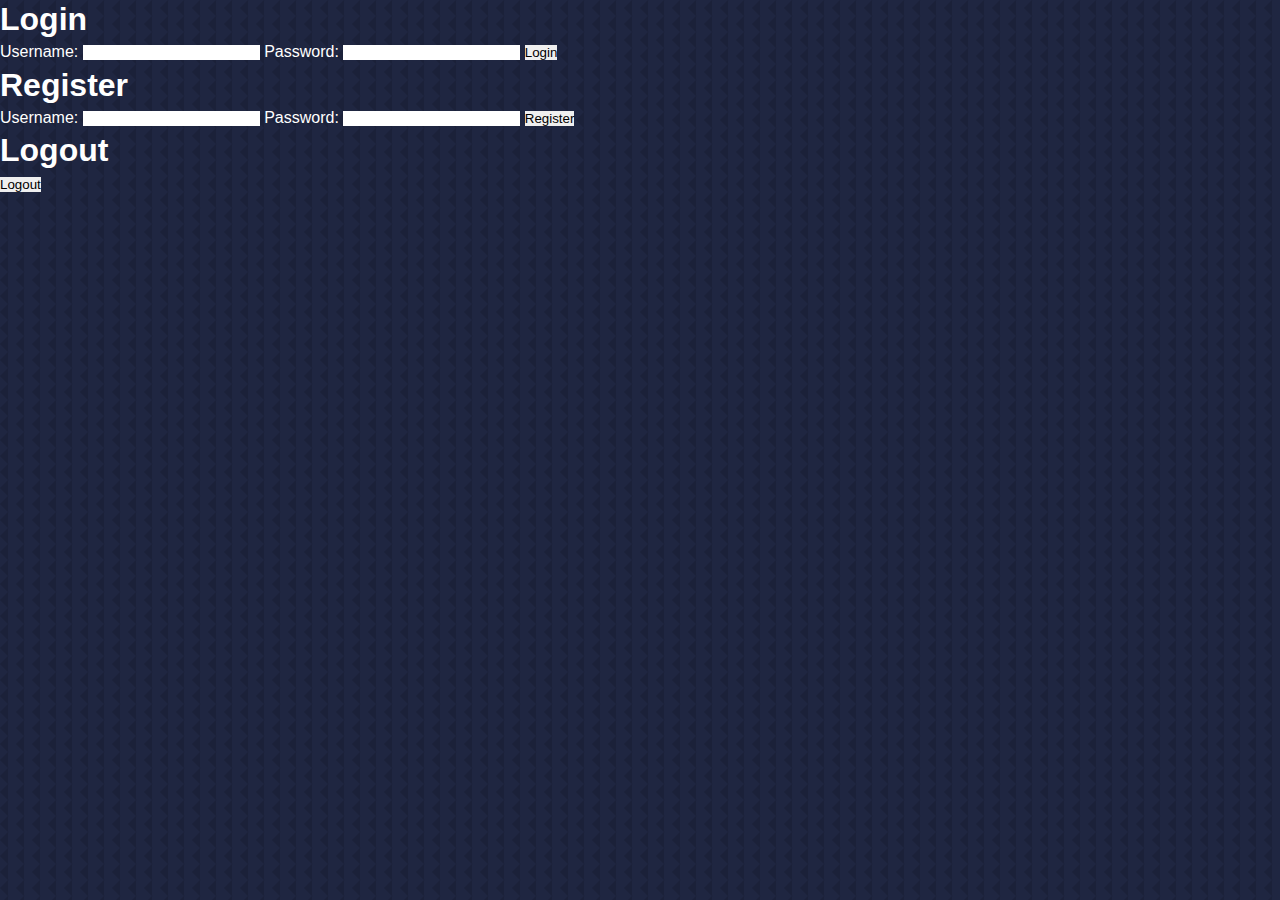
<file: login.html>
<!DOCTYPE html>
<html lang="en">
    <head>
        <meta charset="UTF-8">
        <meta http-equiv="X-UA-Compatible" content="IE=edge">
        <meta name="viewport" content="width=device-width, initial-scale=1.0">
        <title>Responsive Multipage Education website Using HTML, CSS &JavaScript</title>
    
        <!--ICONSCOUT CDN -->
    
        <link rel="stylesheet" href="https://unicons.iconscout.com/release/v2.1.6/css/unicons.css">
    
        <!--GOOGLE FONTS (MONTSERRAT)-->
        <link rel="preconnect" href="http://fonts.googleapis.com">
        <link rel="preconnect" href="http://fonts.gstatic.com" crossorigin>
        <link href="http://fonts.googleapis..com/css2?family=Montserrat:wght@300;400;500;600;700;800;900&display=swap" rel="stylesheet">
    
    
        <link rel="stylesheet" href="./css/style.css">
    
    
    
    
        <!-- Swiper JS-->
        <link rel="stylesheet" href="https://unpkg.com/swiper@8/swiper-bundle.min.css" />
        <style>
            .courses {
                margin-top: 1rem;
            }
        </style>
        <style>
            body {
                background-image: url("./image/bg-texture.png");
            }
        </style>
    
    </head>
<body>

<div id="login">
    <form id="loginForm">
        <h2>Login</h2>
        <label for="loginUsername">Username:</label>
        <input type="text" id="loginUsername" name="username" required>

        <label for="loginPassword">Password:</label>
        <input type="password" id="loginPassword" name="password" required>

        <button type="button" onclick="login()">Login</button>
    </form>
</div>

<div id="register">
    <form id="registerForm">
        <h2>Register</h2>
        <label for="registerUsername">Username:</label>
        <input type="text" id="registerUsername" name="username" required>

        <label for="registerPassword">Password:</label>
        <input type="password" id="registerPassword" name="password" required>

        <button type="button" onclick="register()">Register</button>
    </form>
</div>

<div id="logout">
    <form id="logoutForm">
        <h2>Logout</h2>
        <button type="button" onclick="logout()">Logout</button>
    </form>
</div>

<script>
    function login() {
        // Implement logic for login here
        alert('Login button clicked!');
    }

    function register() {
        // Implement logic for registration here
        alert('Register button clicked!');
    }

    function logout() {
        // Implement logic for logout here
        alert('Logout button clicked!');
    }
</script>

</body>
</html>
</file>
<file: css/style.css>
* {
    margin: 0;
    padding: 0;
    border: 0;
    outline: 0;
    text-decoration: none;
    list-style: none;
    box-sizing: border-box;
}

:root {
    --colore-primary: #6c63ff;
    --color-success: #00bf8e;
    --color-warning: #f7c94b;
    --color-danger: #f75842;
    --color-danger-variant: rgba(247, 88, 66, 0.4);
    --color-white: #fff;
    --color-light: rgba(255, 255, 255, 0.7);
    --color-black: #000;
    --color-bg: #1f2641;
    --color-bg1: #2e3267;
    --color-bg2: #424890;
    --container-width-lg: 80%;
    --container-width-md: 90%;
    --container-width-sm: 94%;
    --transition: all 400ms ease;
}

body {
    font-family: "montserrat", sans-serif;
    line-height: 1.7;
    color: var(--color-white);
    background-color: var(--color-bg);
}

.container {
    width: var(--container-width-lg);
    margin: 0 auto;
}

section {
    padding: 6rem 0;
}

section h2 {
    text-align: center;
    margin-bottom: 4rem;
}

h1,
h2,
h3,
h4,
h5 {
    line-height: 1.2;
}

h1 {
    font-size: 2-4rem;
}

h2 {
    font-size: 2rem;
}

h3 {
    font-size: 1.6rem;
}

h4 {
    font-size: 1.3rem;
}

a {
    color: var(--color-white);
}

img {
    width: 100%;
    display: block;
    object-fit: cover;
}

.btn {
    display: inline-block;
    background: var(--color-white);
    color: var(--color-black);
    padding: 1rem 2rem;
    margin-bottom: 2rem;
    border: 1px solid transparent;
    font-weight: 500;
    border-radius: 1rem;
    transition: var(--transition);
}

.btn:hover {
    background: var(--color-success);
    color: var(--color-white);
    border-color: var(--color-white);
}

.btn-primary {
    background: var(--color-danger);
    color: var(--color-white);
}


/* =============================== NAVBAR ================================= */

nav {
    background: transparent;
    width: 100vw;
    height: 5rem;
    position: fixed;
    top: 0;
    z-index: 11;
}


/* change navbar styles on scroll using javascript */

.window-scroll {
    background: var(--colore-primary);
    box-shadow: 0 1rem 2rem rgba(0, 0, 0, 0.2);
}

.nav_container {
    height: 100%;
    display: flex;
    justify-content: space-between;
    align-items: center;
}

nav button {
    display: none;
}

.nav_menu {
    display: flex;
    align-items: center;
    gap: 4rem;
}

.nav_menu a {
    font-size: 0.9rem;
    transition: all .5s ease;
}

.nav_menu a:hover {
    color: var(--color-bg2);
}

header {
    position: relative;
    top: 5rem;
    overflow: hidden;
    height: 70vh;
    margin-bottom: 5rem;
}

.header_container {
    display: grid;
    grid-template-columns: 1fr 1fr;
    align-items: center;
    gap: 5rem;
    height: 100%;
}

.header_left p {
    margin: 1rem 0 2.4rem;
}


/* =============================== CATEGORIES ===================================== */

.categories {
    background-color: var(--color-bg1);
}

.categories h1 {
    line-height: 1;
    margin-bottom: 3rem;
}

.categories_container {
    display: grid;
    grid-template-columns: 40% 60%;
}

.categories_lefft {
    margin-right: 2rem;
}

.categories_left p {
    margin: 1rem 0 3rem;
}

.categories_right {
    display: grid;
    grid-template-columns: repeat(3, 1fr);
    gap: 1.2rem;
}

.category {
    background: var(--color-bg2);
    padding: 2rem;
    border-radius: 2rem;
    transition: var(--transition);
}

.category:hover {
    box-shadow: 0 3rem 3rem rgba(0, 0, 0, 0.3);
}

.category:nth-child(2) .category_icon {
    background: var(--color-danger);
}

.category:nth-child(3) .category_icon {
    background: var(--color-success);
}

.category:nth-child(4) .category_icon {
    background: var(--color-warning);
}

.category:nth-child(5) .category_icon {
    background: var(--color-success);
}

.category_icon {
    background: var(--colore-primary);
    border-radius: 00.9rem;
    padding: 0.7rem;
}

.category h5 {
    margin: 2rem 0 1rem;
}

.category p {
    font-size: 0.85rem;
}


/* =============================== COURSES ===================================== */

.courses {
    margin-top: 5rem;
}

.courses_container {
    display: grid;
    grid-template-columns: repeat(3, 1fr);
    gap: 2rem;
}

.course {
    background: var(--color-bg1);
    text-align: center;
    border: 1px solid transparent;
    border-radius: 1rem;
    transition: var(--transition);
}

.course:hover {
    border-color: var(--colore-primary);
    background: transparent;
}

.course_info {
    padding: 2rem;
}

.course_info p {
    margin: 1.2rem 0 2rem;
    font-size: 0.9rem;
}


/* =============================== FREQUENTLY ASKED QUESTIONS ===================================== */

.faqs {
    background-color: var(--color-bg1);
    box-shadow: 0 0 3rem rgba(0, 0, 0, 0.5));
}

.faqs_container {
    display: grid;
    grid-template-columns: 1fr 1fr;
    gap: 1rem;
}

.faq {
    padding: 2rem;
    display: flex;
    background: var(--colore-primary);
    align-items: center;
    gap: 1.4rem;
    border: 1px solid transparent;
    border-radius: 1rem;
    height: fit-content;
    cursor: pointer;
    transition: var(--transition);
}

.faq h4 {
    font-size: 1rem;
    line-height: 2.2;
}

.faq_icon {
    align-self: flex-start;
    font-style: 1.2rem;
}

.faq p {
    margin-top: 0.8rem;
    display: none;
}

.question:hover {
    border-color: var(--colore-primary);
    background: transparent;
}

.faq.open p {
    display: block;
}


/* =============================== Students Testimonials ===================================== */

.testimonials_container {
    overflow: hidden;
    position: relative;
    margin-bottom: 5rem;
}

.testimonials {
    padding-top: 2rem;
}

.avatar {
    width: 6rem;
    height: 6rem;
    border-radius: 50%;
    overflow: hidden;
    margin: 0 auto 1rem;
    border: 1rem solid var(--color-bg1);
}

.testimonials_info {
    text-align: center;
}

.testimonials_body {
    background: var(--colore-primary);
    padding: 2rem;
    margin-top: 3rem;
    position: relative;
}

.testimonials_body::before {
    content: " ";
    display: block;
    background: linear-gradient(135deg, transparent, var(--colore-primary), var(--colore-primary), var(--colore-primary));
    width: 3rem;
    height: 3rem;
    position: absolute;
    left: 50%;
    top: -1.5rem;
    transform: rotate(45deg);
}

.testimonials_container h2 {
    margin-top: 5rem;
}


/* =============================== FOOTER ===================================== */

footer {
    background: var(--color-bg1);
    padding-top: 5rem;
    font-size: .8rem;
}

.footer_container {
    display: grid;
    grid-template-columns: repeat(4, 1fr);
    gap: 5rem;
    margin-left: 2rem;
}

.footer_container>div h4 {
    margin-bottom: .1rem;
}

.footer_1 p {
    margin: 0 0 2rem;
}

footer ul li a:hover {
    text-decoration: underline;
}

.footer_socials {
    display: flex;
    gap: 1rem;
    font-size: 1.2rem;
    margin-top: 2rem;
}

.footer_copyright {
    text-align: center;
    margin-top: 4rem;
    padding: 1.2 rem 0;
    border-top: 1px solid var(--color-bg2);
}


/* =============================== MEDIA QUERIES(IPAD) ===================================== */

@media screen and (max-width:1021px) {
    .container {
        width: var(--container-width-md);
    }
    h1 {
        font-size: 2.4rem;
    }
    h2 {
        font-size: 1.7rem;
    }
    h3 {
        font-size: 1.4rem;
    }
    h4 {
        font-size: 1.2rem;
    }
    /*============================== NAVBAR =============================*/
    nav button {
        display: inline-block;
        background: transparent;
        font-size: 1.8rem;
        color: var(--color-white);
        cursor: pointer;
    }
    nav button#close-menu-btn {
        display: none;
    }
    .nav_menu {
        position: fixed;
        top: 5rem;
        right: 5%;
        height: fit-content;
        width: 18rem;
        flex-direction: column;
        gap: 0;
        display: none;
    }
    .nav_menu li {
        width: 100%;
        height: 5.8rem;
        animation: animateNavItems 400ms linear forwards;
        transform-origin: top right;
        opacity: 0;
    }
    .nav_menu li:nth-child(2) {
        animation-delay: 200ms;
    }
    .nav_menu li:nth-child(3) {
        animation-delay: 300ms;
    }
    .nav_menu li:nth-child(4) {
        animation-delay: 400ms;
    }
    @keyframes animateNavItems {
        0% {
            transform: rotateZ(-90deg) rotateX(90deg) scale(0.1);
        }
        100% {
            transform: rotate(0) rotateX(0) scale(1);
            opacity: 1;
        }
    }
    .nav_menu li a {
        background: var(--colore-primary);
        box-shadow: -4rem 6rem 10rem rgba(0, 0, 0, 0.6);
        width: 100%;
        height: 100%;
        display: grid;
        place-items: center;
    }
    .nav_menu li a:hover {
        background: var(--color-bg2);
        color: var(--color-white);
    }
    /*============================== Header =============================*/
    header {
        height: 52vh;
        margin-bottom: 4rem;
    }
    .header_container {
        gap: 0;
        padding-bottom: 3rem;
    }
    .categories {
        height: fit-content;
    }
    .categories_container {
        grid-template-columns: 1fr;
        gap: 3rem;
    }
    .categories_left {
        margin-right: 0;
    }
    .faqs_container {
        padding: 1.5rem;
        grid-template-columns: 1fr;
    }
    .footer_container {
        grid-template-columns: 1fr 1fr;
    }
}


/* =============================== MEDIA QUERIES(MOBILE) ===================================== */

@media screen and (max-width: 600px) {
    .container {
        width: var(--container-width-sm);
    }
    /* =============================== NAVBAR =============================*/
    .nav_menu {
        height: 3%;
    }
    /* =============================== HEADER =============================*/
    header {
        height: 100vh;
    }
    .header_container {
        grid-template-columns: 1fr;
        text-align: center;
        margin-top: 0;
    }
    .header_left p {
        margin-bottom: 1.3rem;
    }
    /* =============================== CATEGORIES =============================*/
    .categories_right {
        grid-template-columns: 1fr 1fr;
        gap: 0.7rem;
    }
    .categories {
        padding: 1rem;
        border-radius: 1rem;
    }
    .category_icon {
        margin-top: 4px;
        display: inline-block;
    }
    /* =============================== COURSES =============================*/
    .courses_container {
        grid-template-columns: 1fr;
    }
    /* =============================== TESTIMONIALS =============================*/
    .testimonials_body {
        padding: 1.2rem;
    }
    .testimonials_body p {
        margin-top: 1rem;
        text-align: center;
    }
    .footer_container {
        grid-template-columns: 1fr;
        text-align: center;
        gap: 2rem;
    }
    .footer_socials {
        justify-content: center;
    }
}
</file>
<file: css/about.css>
.about_achievements {
    margin-top: 3rem;
}

.about_achievements h1 {
    font-size: 6rem;
}

</style>.about_achievements-container {
    display: grid;
    grid-template-columns: 40% 60%;
    gap: 5rem;
}

.about_achievements-right>p {
    margin: 1.6rem 0 2.5rem;
}

.achievements_card {
    display: grid;
    grid-template-columns: repeat(3, 1fr);
    gap: 1.5rem;
}

.achievement_card {
    background: var(--color-bg1);
    padding: 1.6rem;
    border-radius: 1rem;
    text-align: center;
    transition: var(--transition);
}

.achievement_card:hover {
    background: var(--color-bg2);
    box-shadow: 0 3rem 3rem rgba(0, 0, 0, .3);
}

.achievement_icon {
    background: var(--color-danger);
    padding: 0.6rem;
    border-radius: 1rem;
    display: inline-block;
    margin-bottom: 2rem;
    font-size: 2rem;
}

.achievement_card:nth-child(2) .achievement_icon {
    background: var(--color-success);
}

.achievement_card:nth-child(3) .achievement_icon {
    background: var(--color-warning);
}

.achievement_card p {
    margin-top: 1rem;
}


/* ============================= TEAM ================================*/

.team {
    background: var(--color-bg1);
    box-shadow: inset 0 0 3rem rgba(0, 0, 0.5);
}

.team_container {
    display: grid;
    grid-template-columns: repeat(4, 1fr);
    gap: 2rem;
}

.team_member {
    background: var(--color-bg2);
    padding: 2rem;
    border: 1px solid transparent;
    border-radius: 1rem;
    transition: var(--transition);
    position: relative;
    overflow: hidden;
}

.team_member:hover {
    background: transparent;
    border-color: var(--color-primary);
}

.team_member-image img {
    filter: saturate(0);
}

.team_member:hover img {
    filter: saturate(1);
}

.team_member-info p {
    color: var(--color-light);
    margin-top: 0.5rem;
}

.team_member-info {
    text-align: center;
    margin-top: 1.5rem;
}

.team_member-socials {
    position: absolute;
    top: 50%;
    display: block;
    right: -100%;
    display: grid;
    grid-template-columns: 3 1fr;
    background: var(--color-success);
    border-radius: 1rem 0 0 1rem;
    transform: translateY(-50%);
    box-shadow: -2rem 0 2rem rgba(0, 0, 0, .3);
    transition: var(--transition);
}

.team_member:hover .team_member-socials {
    right: 0;
}

.team_member-socials:hover {
    background: var(--color-danger);
    box-shadow: 0 3rem 3rem rgba(0, 0, 0, .3);
}

.team_member-socials a {
    padding: .9rem;
}


/* ========================= MEDIA QUERIES (TABLETS) ======================== */

@media screen and (max-width:1024px) {
    .about_achievements {
        margin-top: 2rem;
    }
    .about_achievements-container {
        grid-template-columns: 1fr;
        gap: 4rem;
    }
    .about_achievements-left {
        width: 80%;
        margin: 0 auto;
    }
    .team_container {
        grid-template-columns: repeat(3, 1fr);
        gap: 1.5rem;
    }
    .team_member {
        padding: 1rem;
    }
    .footer_container {
        grid-template-columns: 1fr 1fr;
    }
}


/* ========================= MEDIA QUERIES (MOBILE) ======================== */

@media screen and (max-width:600px) {
    .achievements_card {
        grid-template-columns: repeat(2, 1fr);
        gap: 0.7rem;
    }
    .team_container {
        grid-template-columns: 1fr 1fr;
        gap: .7rem;
    }
    .team_member {
        padding: 0;
    }
    .team_member p {
        margin-bottom: 1.5rem;
    }
    .footer_container {
        grid-template-columns: 1fr;
        text-align: center;
        gap: 2rem;
    }
    .footer_socials {
        justify-content: center;
    }
}
</file>
<file: css/contact.css>
.contact_container {
    background: var(--color-bg1);
    padding: 4rem;
    display: grid;
    grid-template-columns: 40% 60%;
    gap: 4rem;
    height: 7rem auto;
    margin: 7rem auto;
    border-radius: 1rem;
}


/* ================================= ASIDE =========================== */

.contact_aside {
    background: var(--color-bg2);
    padding: 3rem;
    border-radius: 1rem;
    position: relative;
    bottom: 10rem;
}

.aside_image {
    width: 12rem;
    margin-bottom: 2rem;
}

.contact_aside h2 {
    text-align: left;
    margin-bottom: 1rem;
}

.contact_aside p {
    font-size: 0.9rem;
    margin-bottom: 2rem;
}

.contact_details li {
    display: flex;
    gap: 1rem;
    align-items: center;
    margin-bottom: 1rem;
}

.contact_socials {
    display: flex;
    gap: 0.8rem;
    margin-top: 3rem;
}


/* ================================= FORM =========================== */

.contact_form {
    display: flex;
    flex-direction: column;
    gap: 1.2rem;
    margin-right: 4rem;
}

.form_name {
    display: flex;
    gap: 1.2rem;
}

.contact_form input[type="text"] {
    width: 50%;
}

input,
textarea {
    width: 100%;
    padding: 1rem;
    background: var(--color-bg2);
    color: var(--color-white);
}

.contact_form .btn {
    width: max-content;
    cursor: pointer;
    margin-top: 1rem;
}


/* ================================= MEDIA QUERIES(TABLETS) =========================== */

@media screen and (max-width: 1024px) {
    .contact {}
    .contact_container {
        gap: 1.5rem;
        margin-top: 3rem;
        height: auto;
        padding: 1.5rem;
    }
    .contact_aside {
        width: auto;
        padding: 1.5rem;
        bottom: 0;
    }
    .contact_form {
        align-self: center;
        margin-right: 1.5rem;
    }
}


/* ================================= MEDIA QUERIEs(mobile) =========================== */

@media screen and (max-width: 600px) {
    .contact_container {
        grid-template-columns: 1fr;
        gap: 3rem;
        margin-top: 0;
        padding: 0;
    }
    .contact_form {
        margin: 0 1.5rem 3rem;
        align-self: center;
    }
    .form_name {
        flex-direction: column;
    }
    .form_name input[type="text"] {
        width: 100%
    }
}
</file>
